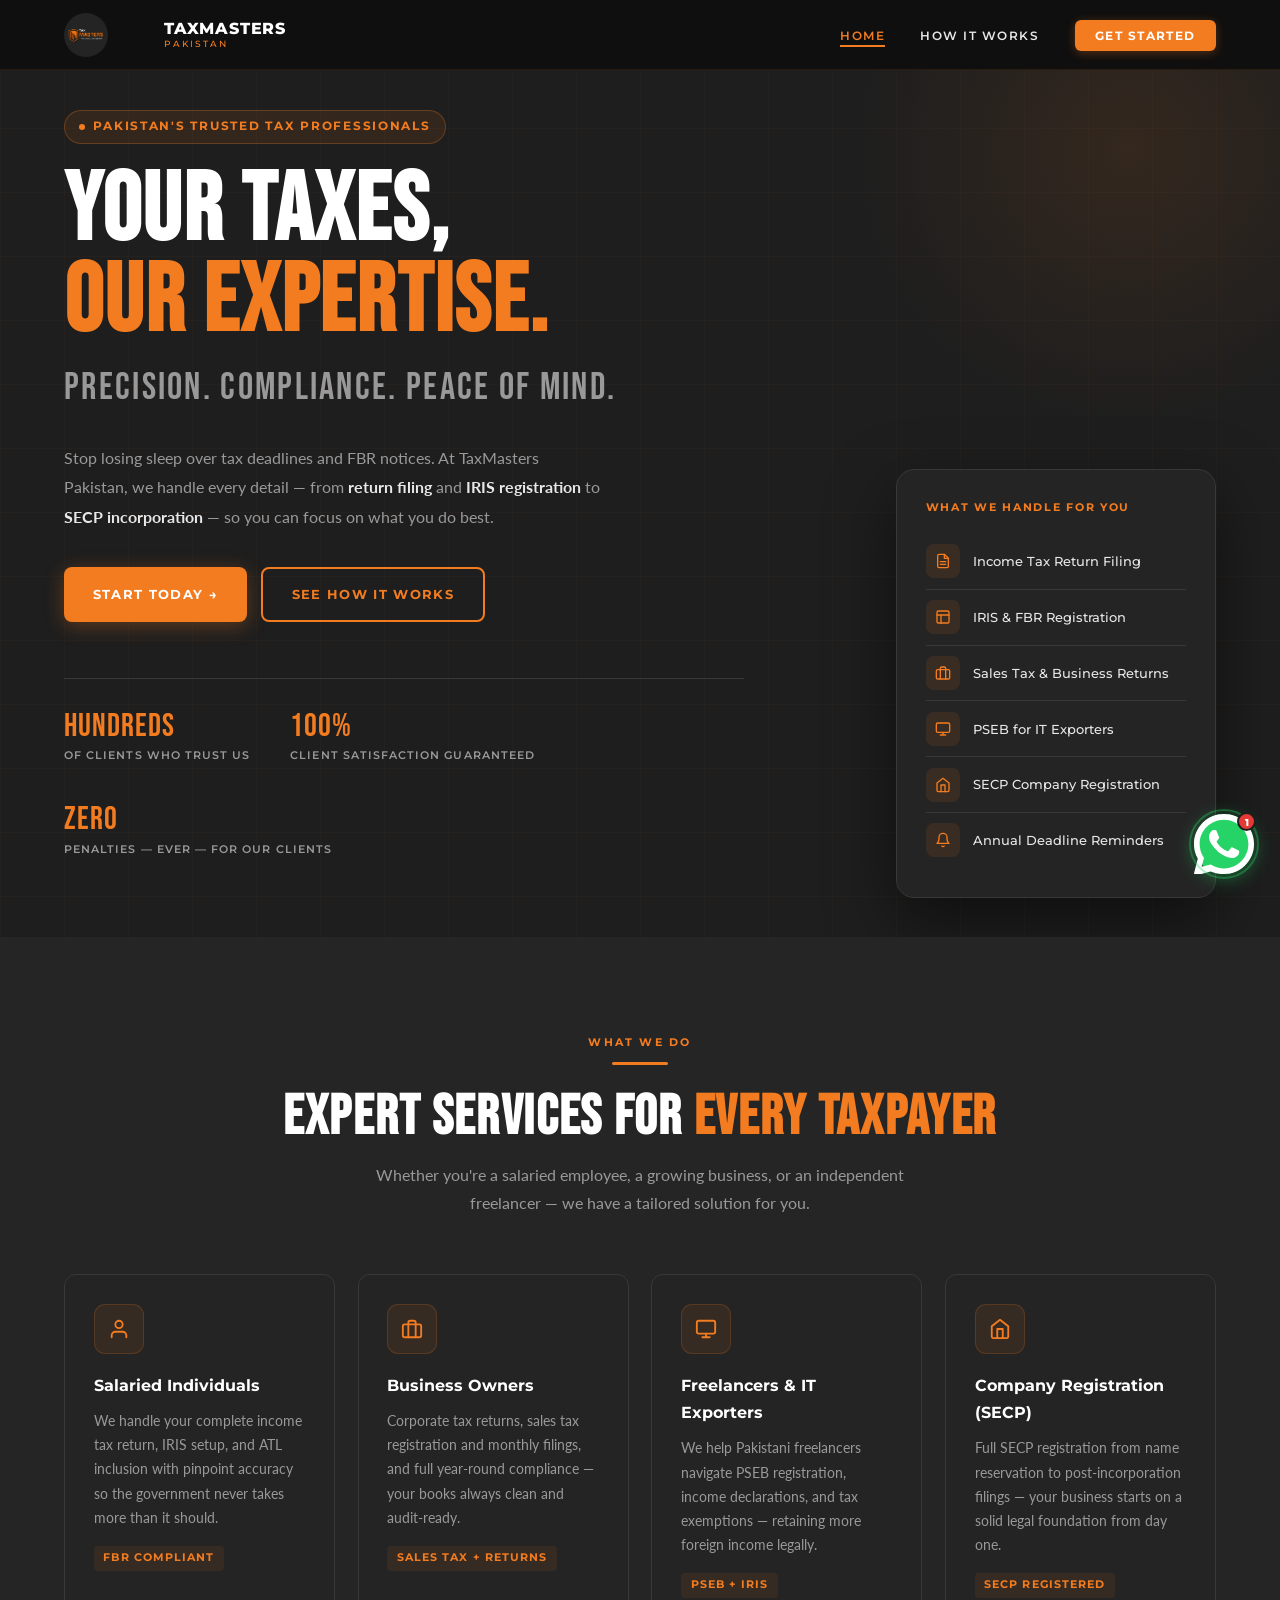
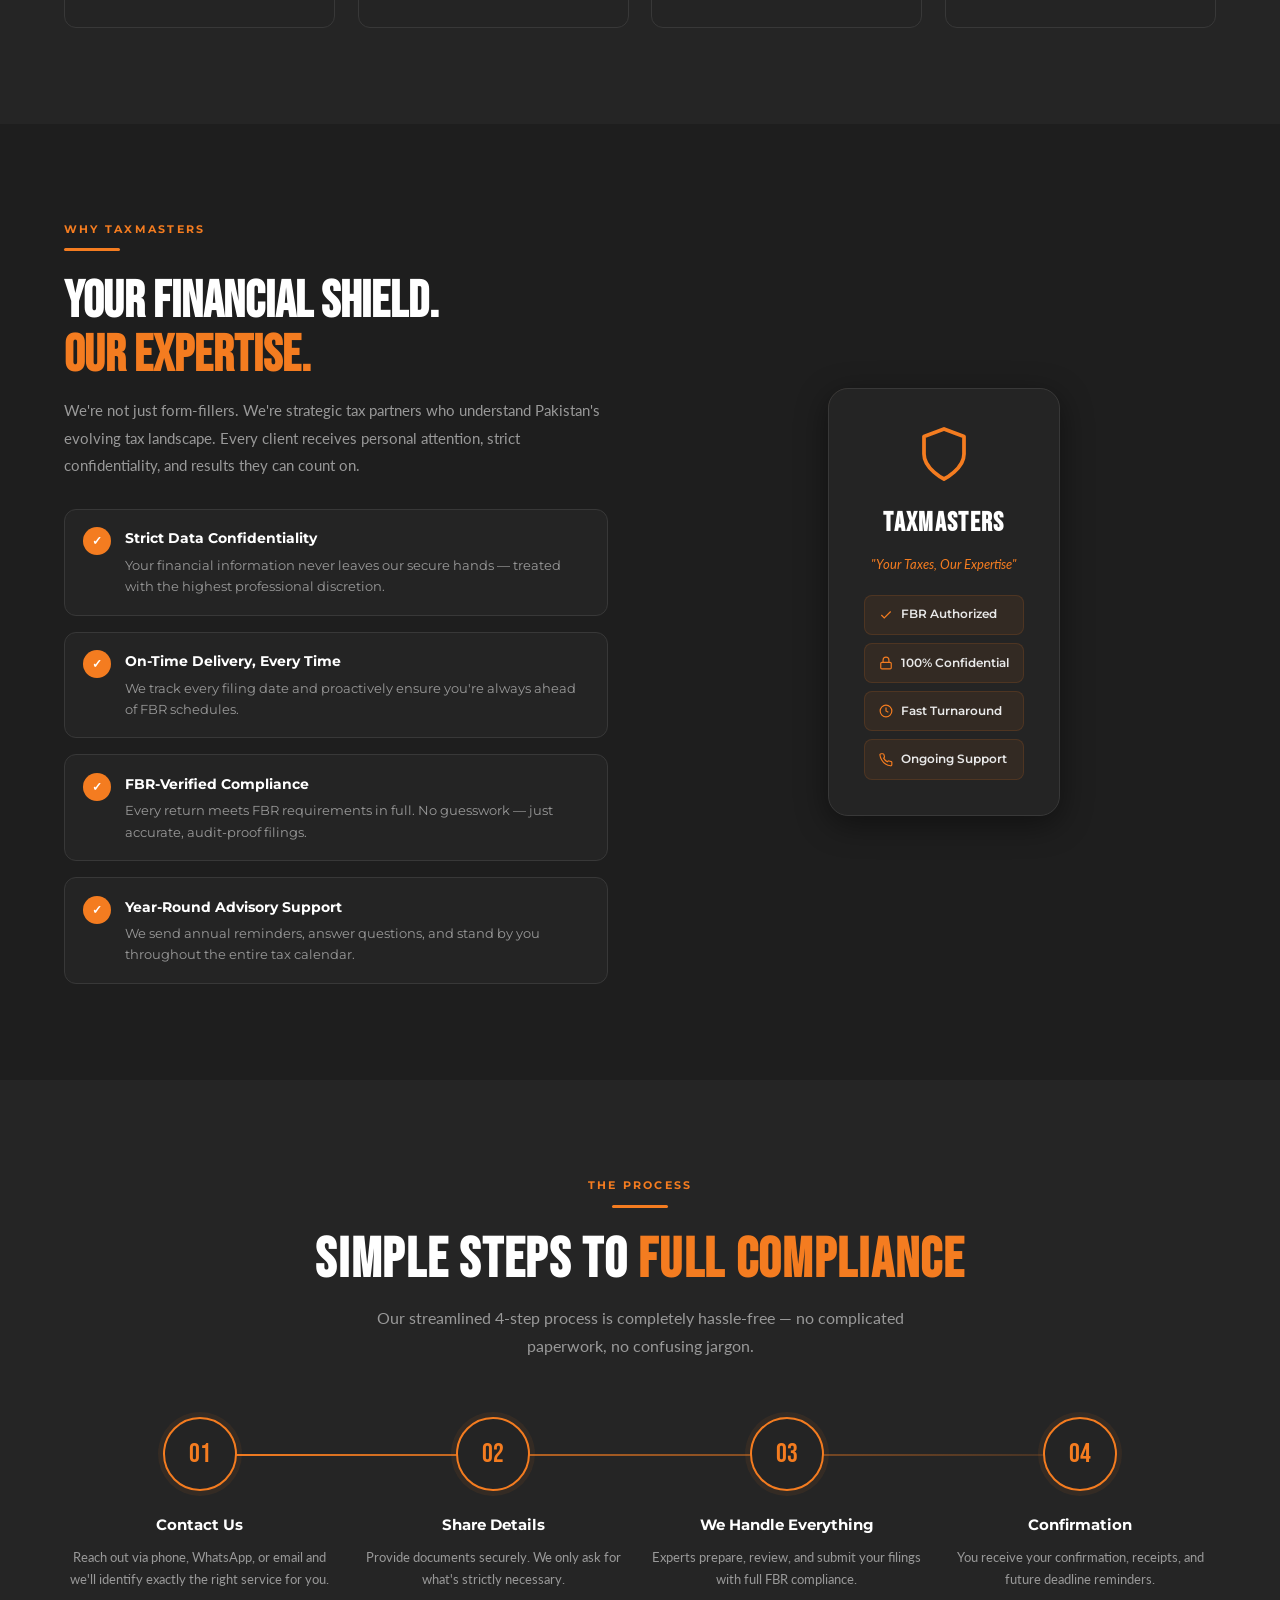
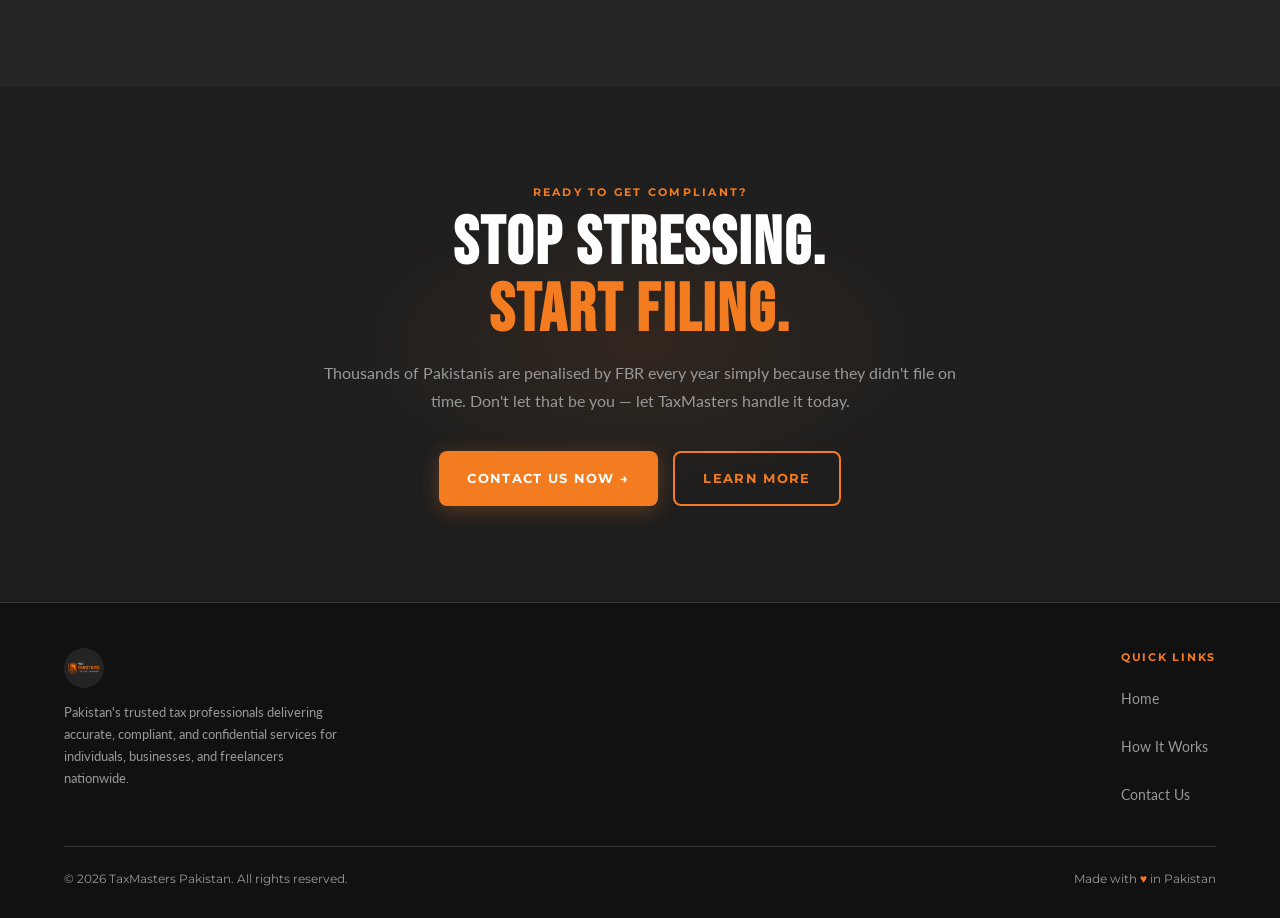
<file: index.html>
<!DOCTYPE html>
<html lang="en">
<head>
  <meta charset="UTF-8">
  <meta name="viewport" content="width=device-width, initial-scale=1.0">
  <meta name="description" content="TaxMasters Pakistan — Professional income tax return filing, FBR compliance, IRIS registration, SECP registration, and sales tax services across Pakistan.">
  <meta name="robots" content="index, follow">
  <meta property="og:title" content="TaxMasters Pakistan — Your Taxes, Our Expertise | FBR Tax Filing">
  <meta property="og:url" content="https://taxmasterspakistan.com/">
  <link rel="canonical" href="https://taxmasterspakistan.com/">
  <title>TaxMasters Pakistan — Your Taxes, Our Expertise | FBR Tax Filing</title>
  <link rel="stylesheet" href="styles.css">
  <link rel="icon" href="favicon.ico" sizes="any">
  <link rel="icon" type="image/svg+xml" href="favicon.svg">
  <link rel="apple-touch-icon" href="apple-touch-icon.png">
</head>
<body>

<!-- LOADER -->
<div id="siteLoader" aria-hidden="true">
  <div class="loader-word">
    <span class="loader-ghost">TAXMASTERS</span>
    <span class="loader-fill">TAXMASTERS</span>
  </div>
  <div class="loader-sub">Your Taxes, Our Expertise</div>
</div>

<!-- NAVBAR -->
<nav>
  <a href="index.html" class="nav-logo">
    <img src="logo.png" alt="TaxMasters Pakistan" class="logo-img" width="88" height="44" loading="eager">
    <span class="nav-brand">TaxMasters <span>Pakistan</span></span>
  </a>
  <ul class="nav-links">
    <li><a href="index.html" class="active">Home</a></li>
    <li><a href="how.html">How It Works</a></li>
    <li><a href="contact.html" class="nav-cta">Get Started</a></li>
  </ul>
  <button class="hamburger" aria-label="Open menu" aria-expanded="false">
    <span></span><span></span><span></span>
  </button>
</nav>

<!-- MOBILE NAV -->
<div class="mobile-nav">
  <a href="index.html">Home</a>
  <a href="how.html">How It Works</a>
  <a href="contact.html" class="nav-cta">Get Started &rarr;</a>
</div>

<!-- HERO -->
<section class="hero">
  <div class="hero-content">
    <div class="hero-badge"><span class="dot"></span> Pakistan's Trusted Tax Professionals</div>
    <h1>YOUR TAXES,<br><span class="highlight">OUR EXPERTISE.</span></h1>
    <p class="hero-sub">Precision. Compliance. Peace of Mind.</p>
    <p class="hero-desc">Stop losing sleep over tax deadlines and FBR notices. At TaxMasters Pakistan, we handle every detail — from <strong>return filing</strong> and <strong>IRIS registration</strong> to <strong>SECP incorporation</strong> — so you can focus on what you do best.</p>
    <div class="hero-btns">
      <a href="contact.html" class="btn btn-primary">Start Today &rarr;</a>
      <a href="how.html" class="btn btn-outline">See How It Works</a>
    </div>
    <div class="hero-stats">
      <div class="stat-item"><div class="stat-number">Hundreds</div><div class="stat-label">of Clients Who Trust Us</div></div>
      <div class="stat-item"><div class="stat-number">100%</div><div class="stat-label">Client Satisfaction Guaranteed</div></div>
      <div class="stat-item"><div class="stat-number">Zero</div><div class="stat-label">Penalties — Ever — For Our Clients</div></div>
    </div>
  </div>
  <div class="hero-visual" aria-hidden="true">
    <div class="shield-card">
      <div class="shield-card-title">What We Handle For You</div>
      <div class="shield-feature"><div class="shield-icon"><svg viewBox="0 0 24 24" fill="none" stroke="currentColor" stroke-width="2" stroke-linecap="round" stroke-linejoin="round"><path d="M14 2H6a2 2 0 0 0-2 2v16a2 2 0 0 0 2 2h12a2 2 0 0 0 2-2V8z"/><polyline points="14 2 14 8 20 8"/><line x1="16" y1="13" x2="8" y2="13"/><line x1="16" y1="17" x2="8" y2="17"/></svg></div><div class="shield-feature-text">Income Tax Return Filing</div></div>
      <div class="shield-feature"><div class="shield-icon"><svg viewBox="0 0 24 24" fill="none" stroke="currentColor" stroke-width="2" stroke-linecap="round" stroke-linejoin="round"><rect x="3" y="3" width="18" height="18" rx="2"/><path d="M3 9h18M9 21V9"/></svg></div><div class="shield-feature-text">IRIS &amp; FBR Registration</div></div>
      <div class="shield-feature"><div class="shield-icon"><svg viewBox="0 0 24 24" fill="none" stroke="currentColor" stroke-width="2" stroke-linecap="round" stroke-linejoin="round"><rect x="2" y="7" width="20" height="14" rx="2"/><path d="M16 21V5a2 2 0 0 0-2-2h-4a2 2 0 0 0-2 2v16"/></svg></div><div class="shield-feature-text">Sales Tax &amp; Business Returns</div></div>
      <div class="shield-feature"><div class="shield-icon"><svg viewBox="0 0 24 24" fill="none" stroke="currentColor" stroke-width="2" stroke-linecap="round" stroke-linejoin="round"><rect x="2" y="3" width="20" height="14" rx="2"/><path d="M8 21h8M12 17v4"/></svg></div><div class="shield-feature-text">PSEB for IT Exporters</div></div>
      <div class="shield-feature"><div class="shield-icon"><svg viewBox="0 0 24 24" fill="none" stroke="currentColor" stroke-width="2" stroke-linecap="round" stroke-linejoin="round"><path d="M3 9l9-7 9 7v11a2 2 0 0 1-2 2H5a2 2 0 0 1-2-2z"/><polyline points="9 22 9 12 15 12 15 22"/></svg></div><div class="shield-feature-text">SECP Company Registration</div></div>
      <div class="shield-feature"><div class="shield-icon"><svg viewBox="0 0 24 24" fill="none" stroke="currentColor" stroke-width="2" stroke-linecap="round" stroke-linejoin="round"><path d="M18 8A6 6 0 0 0 6 8c0 7-3 9-3 9h18s-3-2-3-9"/><path d="M13.73 21a2 2 0 0 1-3.46 0"/></svg></div><div class="shield-feature-text">Annual Deadline Reminders</div></div>
    </div>
  </div>
</section>

<!-- SERVICES -->
<section class="services-section">
  <div class="section-header reveal">
    <span class="section-label">What We Do</span>
    <div class="accent-line"></div>
    <h2>Expert Services for <span class="highlight">Every Taxpayer</span></h2>
    <p>Whether you're a salaried employee, a growing business, or an independent freelancer — we have a tailored solution for you.</p>
  </div>
  <div class="services-grid">
    <div class="service-card reveal" data-delay="0"><div class="service-icon"><svg viewBox="0 0 24 24" fill="none" stroke="currentColor" stroke-width="2" stroke-linecap="round" stroke-linejoin="round"><path d="M20 21v-2a4 4 0 0 0-4-4H8a4 4 0 0 0-4 4v2"/><circle cx="12" cy="7" r="4"/></svg></div><h3>Salaried Individuals</h3><p>We handle your complete income tax return, IRIS setup, and ATL inclusion with pinpoint accuracy so the government never takes more than it should.</p><span class="service-tag">FBR Compliant</span></div>
    <div class="service-card reveal" data-delay="100"><div class="service-icon"><svg viewBox="0 0 24 24" fill="none" stroke="currentColor" stroke-width="2" stroke-linecap="round" stroke-linejoin="round"><rect x="2" y="7" width="20" height="14" rx="2"/><path d="M16 21V5a2 2 0 0 0-2-2h-4a2 2 0 0 0-2 2v16"/></svg></div><h3>Business Owners</h3><p>Corporate tax returns, sales tax registration and monthly filings, and full year-round compliance — your books always clean and audit-ready.</p><span class="service-tag">Sales Tax + Returns</span></div>
    <div class="service-card reveal" data-delay="200"><div class="service-icon"><svg viewBox="0 0 24 24" fill="none" stroke="currentColor" stroke-width="2" stroke-linecap="round" stroke-linejoin="round"><rect x="2" y="3" width="20" height="14" rx="2"/><path d="M8 21h8M12 17v4"/></svg></div><h3>Freelancers &amp; IT Exporters</h3><p>We help Pakistani freelancers navigate PSEB registration, income declarations, and tax exemptions — retaining more foreign income legally.</p><span class="service-tag">PSEB + IRIS</span></div>
    <div class="service-card reveal" data-delay="300"><div class="service-icon"><svg viewBox="0 0 24 24" fill="none" stroke="currentColor" stroke-width="2" stroke-linecap="round" stroke-linejoin="round"><path d="M3 9l9-7 9 7v11a2 2 0 0 1-2 2H5a2 2 0 0 1-2-2z"/><polyline points="9 22 9 12 15 12 15 22"/></svg></div><h3>Company Registration (SECP)</h3><p>Full SECP registration from name reservation to post-incorporation filings — your business starts on a solid legal foundation from day one.</p><span class="service-tag">SECP Registered</span></div>
  </div>
</section>

<!-- WHY -->
<section class="why-section">
  <div class="why-grid">
    <div class="why-left reveal">
      <span class="section-label">Why TaxMasters</span>
      <div class="accent-line"></div>
      <h2>Your Financial Shield.<br><span class="highlight">Our Expertise.</span></h2>
      <p>We're not just form-fillers. We're strategic tax partners who understand Pakistan's evolving tax landscape. Every client receives personal attention, strict confidentiality, and results they can count on.</p>
      <div class="why-list">
        <div class="why-item"><div class="why-check">&#10003;</div><div class="why-item-text"><h4>Strict Data Confidentiality</h4><p>Your financial information never leaves our secure hands — treated with the highest professional discretion.</p></div></div>
        <div class="why-item"><div class="why-check">&#10003;</div><div class="why-item-text"><h4>On-Time Delivery, Every Time</h4><p>We track every filing date and proactively ensure you're always ahead of FBR schedules.</p></div></div>
        <div class="why-item"><div class="why-check">&#10003;</div><div class="why-item-text"><h4>FBR-Verified Compliance</h4><p>Every return meets FBR requirements in full. No guesswork — just accurate, audit-proof filings.</p></div></div>
        <div class="why-item"><div class="why-check">&#10003;</div><div class="why-item-text"><h4>Year-Round Advisory Support</h4><p>We send annual reminders, answer questions, and stand by you throughout the entire tax calendar.</p></div></div>
      </div>
    </div>
    <div class="why-right reveal" data-delay="150">
      <div class="trust-card">
        <div class="trust-logo"><svg viewBox="0 0 24 24" fill="none" stroke="var(--orange)" stroke-width="1.5" stroke-linecap="round" stroke-linejoin="round" width="60" height="60"><path d="M12 22s8-4 8-10V5l-8-3-8 3v7c0 6 8 10 8 10z"/></svg></div>
        <h3>TAXMASTERS</h3>
        <p style="color:var(--orange);font-style:italic;font-size:.84rem;font-family:'Lato',sans-serif;margin-bottom:0">"Your Taxes, Our Expertise"</p>
        <div class="trust-badges">
          <div class="trust-badge"><svg viewBox="0 0 24 24" fill="none" stroke="currentColor" stroke-width="2" width="14" height="14"><polyline points="20 6 9 17 4 12"/></svg> FBR Authorized</div>
          <div class="trust-badge"><svg viewBox="0 0 24 24" fill="none" stroke="currentColor" stroke-width="2" width="14" height="14"><rect x="3" y="11" width="18" height="11" rx="2"/><path d="M7 11V7a5 5 0 0 1 10 0v4"/></svg> 100% Confidential</div>
          <div class="trust-badge"><svg viewBox="0 0 24 24" fill="none" stroke="currentColor" stroke-width="2" width="14" height="14"><circle cx="12" cy="12" r="10"/><polyline points="12 6 12 12 16 14"/></svg> Fast Turnaround</div>
          <div class="trust-badge"><svg viewBox="0 0 24 24" fill="none" stroke="currentColor" stroke-width="2" width="14" height="14"><path d="M22 16.92v3a2 2 0 0 1-2.18 2 19.79 19.79 0 0 1-8.63-3.07A19.5 19.5 0 0 1 4.69 12 19.79 19.79 0 0 1 1.61 3.4 2 2 0 0 1 3.6 1.22h3a2 2 0 0 1 2 1.72c.127.96.361 1.903.7 2.81a2 2 0 0 1-.45 2.11L7.91 8.78a16 16 0 0 0 6.29 6.29l.95-.95a2 2 0 0 1 2.11-.45c.907.339 1.85.573 2.81.7A2 2 0 0 1 22 16.92z"/></svg> Ongoing Support</div>
        </div>
      </div>
    </div>
  </div>
</section>

<!-- PROCESS -->
<section class="process-section">
  <div class="section-header reveal">
    <span class="section-label">The Process</span>
    <div class="accent-line"></div>
    <h2>Simple Steps to <span class="highlight">Full Compliance</span></h2>
    <p>Our streamlined 4-step process is completely hassle-free — no complicated paperwork, no confusing jargon.</p>
  </div>
  <div class="process-steps">
    <div class="process-step reveal" data-delay="0"><div class="step-number">01</div><h3>Contact Us</h3><p>Reach out via phone, WhatsApp, or email and we'll identify exactly the right service for you.</p></div>
    <div class="process-step reveal" data-delay="100"><div class="step-number">02</div><h3>Share Details</h3><p>Provide documents securely. We only ask for what's strictly necessary.</p></div>
    <div class="process-step reveal" data-delay="200"><div class="step-number">03</div><h3>We Handle Everything</h3><p>Experts prepare, review, and submit your filings with full FBR compliance.</p></div>
    <div class="process-step reveal" data-delay="300"><div class="step-number">04</div><h3>Confirmation</h3><p>You receive your confirmation, receipts, and future deadline reminders.</p></div>
  </div>
</section>

<!-- CTA -->
<section class="cta-section">
  <div class="cta-inner reveal">
    <span class="section-label">Ready to Get Compliant?</span>
    <h2>Stop Stressing.<br><span class="highlight">Start Filing.</span></h2>
    <p>Thousands of Pakistanis are penalised by FBR every year simply because they didn't file on time. Don't let that be you — let TaxMasters handle it today.</p>
    <div class="cta-buttons">
      <a href="contact.html" class="btn btn-primary">Contact Us Now &rarr;</a>
      <a href="how.html" class="btn btn-outline">Learn More</a>
    </div>
  </div>
</section>

<!-- FOOTER -->
<footer>
  <div class="footer-inner">
    <div class="footer-brand">
      <img src="logo.png" alt="TaxMasters Pakistan" class="logo-img" width="80" height="40" loading="lazy">
      <p>Pakistan's trusted tax professionals delivering accurate, compliant, and confidential services for individuals, businesses, and freelancers nationwide.</p>
    </div>
    <div class="footer-nav">
      <h4>Quick Links</h4>
      <ul>
        <li><a href="index.html">Home</a></li>
        <li><a href="how.html">How It Works</a></li>
        <li><a href="contact.html">Contact Us</a></li>
      </ul>
    </div>
  </div>
  <div class="footer-bottom">
    <p>&copy; 2026 TaxMasters Pakistan. All rights reserved.</p>
    <p>Made with <span style="color:#f47c20">&hearts;</span> in Pakistan</p>
  </div>
</footer>

<!-- WHATSAPP -->
<div class="wa-widget" id="waWidget">
  <div class="wa-popup">
    <div class="wa-popup-header">
      <div class="wa-avatar">TM</div>
      <div class="wa-header-text"><strong>TaxMasters Pakistan</strong><span>Typically replies in minutes</span></div>
      <button class="wa-close" onclick="closeWa(event)" aria-label="Close">&times;</button>
    </div>
    <div class="wa-popup-body"><div class="wa-bubble">Hi! Need help with your taxes? Send us a message and we'll respond right away.</div></div>
    <a class="wa-popup-btn" href="https://wa.me/923275027898?text=Hello%20TaxMasters!%20I%20need%20help%20with%20my%20taxes." target="_blank" rel="noopener noreferrer">Start Chat on WhatsApp</a>
  </div>
  <button class="wa-fab" onclick="toggleWa(event)" aria-label="Open WhatsApp chat">
    <svg class="wa-icon-open" viewBox="0 0 24 24" fill="white"><path d="M17.472 14.382c-.297-.149-1.758-.867-2.03-.967-.273-.099-.471-.148-.67.15-.197.297-.767.966-.94 1.164-.173.199-.347.223-.644.075-.297-.15-1.255-.463-2.39-1.475-.883-.788-1.48-1.761-1.653-2.059-.173-.297-.018-.458.13-.606.134-.133.298-.347.446-.52.149-.174.198-.298.298-.497.099-.198.05-.371-.025-.52-.075-.149-.669-1.612-.916-2.207-.242-.579-.487-.5-.669-.51-.173-.008-.371-.01-.57-.01-.198 0-.52.074-.792.372-.272.297-1.04 1.016-1.04 2.479 0 1.462 1.065 2.875 1.213 3.074.149.198 2.096 3.2 5.077 4.487.709.306 1.262.489 1.694.625.712.227 1.36.195 1.871.118.571-.085 1.758-.719 2.006-1.413.248-.694.248-1.289.173-1.413-.074-.124-.272-.198-.57-.347z"/><path d="M12 0C5.373 0 0 5.373 0 12c0 2.123.554 4.117 1.528 5.845L.057 23.571a.75.75 0 0 0 .92.921l5.733-1.472A11.943 11.943 0 0 0 12 24c6.627 0 12-5.373 12-12S18.627 0 12 0zm0 21.75a9.704 9.704 0 0 1-4.944-1.348l-.354-.21-3.658.939.962-3.554-.23-.366A9.722 9.722 0 0 1 2.25 12C2.25 6.615 6.615 2.25 12 2.25S21.75 6.615 21.75 12 17.385 21.75 12 21.75z"/></svg>
    <svg class="wa-icon-close" viewBox="0 0 24 24" fill="none" stroke="white" stroke-width="2.5" stroke-linecap="round"><line x1="18" y1="6" x2="6" y2="18"/><line x1="6" y1="6" x2="18" y2="18"/></svg>
    <span class="wa-badge">1</span>
  </button>
</div>

<script src="script.js"></script>
</body>
</html>
</file>
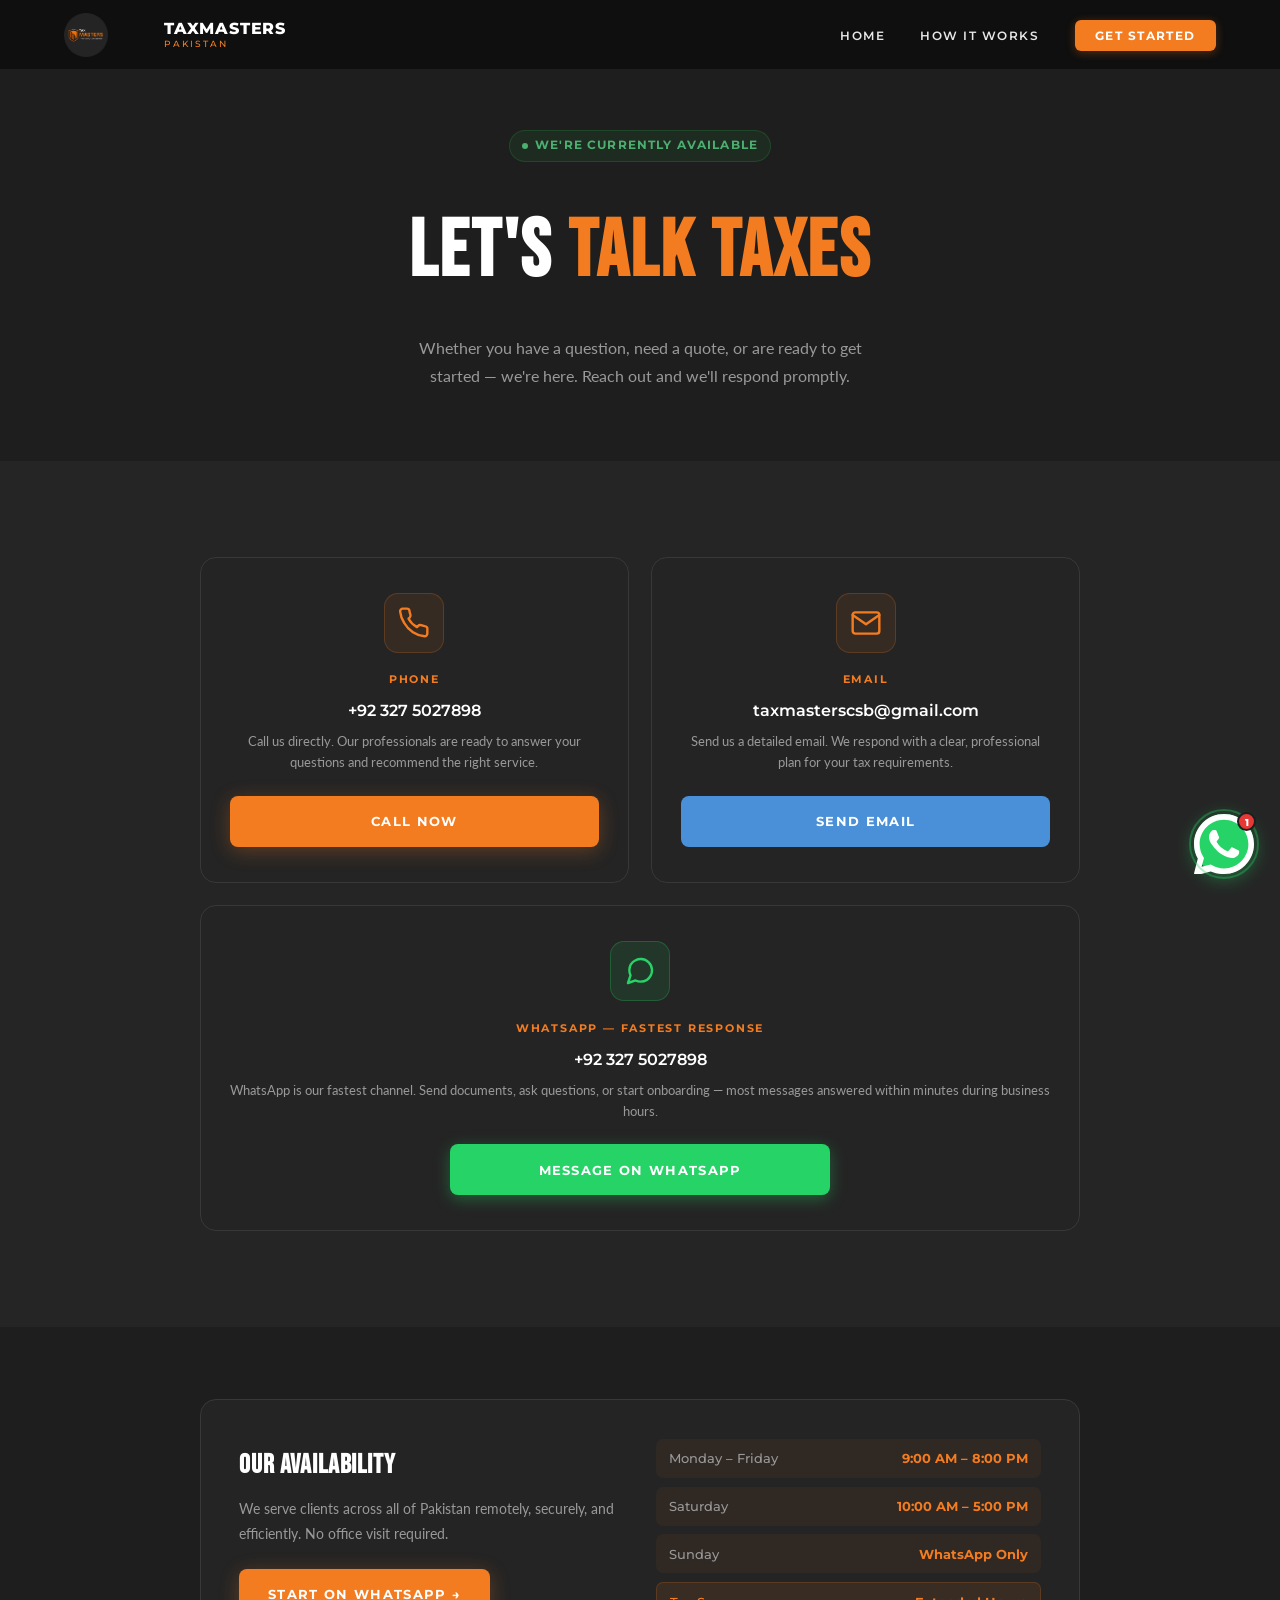
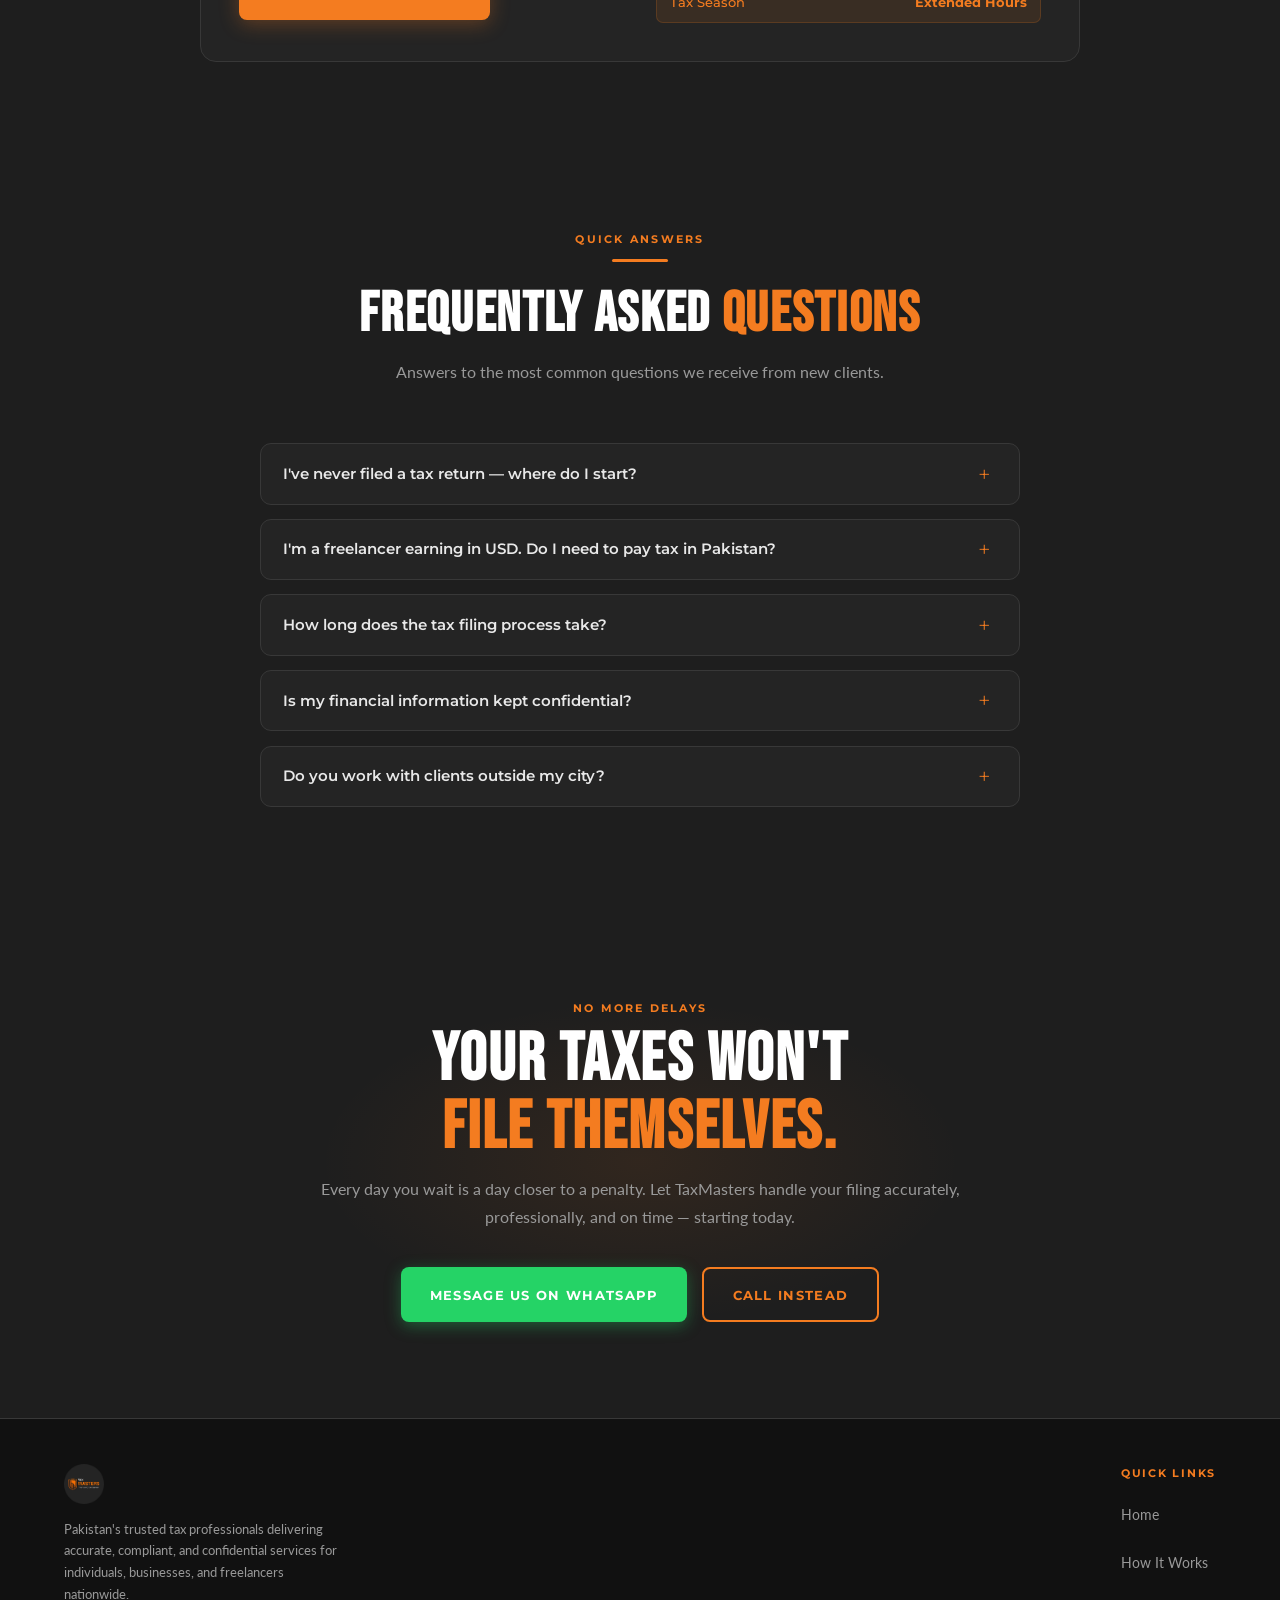
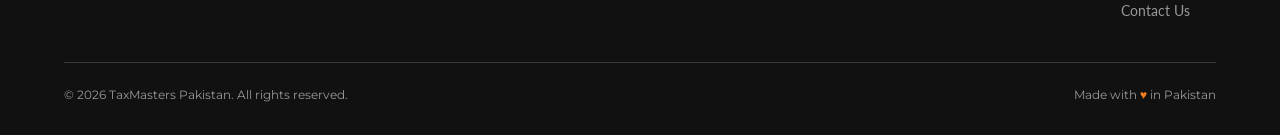
<file: contact.html>
<!DOCTYPE html>
<html lang="en">
<head>
  <meta charset="UTF-8">
  <meta name="viewport" content="width=device-width, initial-scale=1.0">
  <meta name="description" content="Contact TaxMasters Pakistan via phone, WhatsApp, or email for expert FBR compliance and tax filing services across Pakistan.">
  <meta name="robots" content="index, follow">
  <meta property="og:title" content="Contact Us — TaxMasters Pakistan | Tax Filing Experts">
  <meta property="og:url" content="https://taxmasterspakistan.com/contact.html">
  <link rel="canonical" href="https://taxmasterspakistan.com/contact.html">
  <title>Contact Us — TaxMasters Pakistan | Tax Filing Experts</title>
  <link rel="stylesheet" href="styles.css">
  <link rel="icon" href="favicon.ico" sizes="any">
  <link rel="icon" type="image/svg+xml" href="favicon.svg">
  <link rel="apple-touch-icon" href="apple-touch-icon.png">
</head>
<body>

<!-- LOADER -->
<div id="siteLoader" aria-hidden="true">
  <div class="loader-word">
    <span class="loader-ghost">TAXMASTERS</span>
    <span class="loader-fill">TAXMASTERS</span>
  </div>
  <div class="loader-sub">Your Taxes, Our Expertise</div>
</div>

<!-- NAVBAR -->
<nav>
  <a href="index.html" class="nav-logo">
    <img src="logo.png" alt="TaxMasters Pakistan" class="logo-img" width="88" height="44" loading="eager">
    <span class="nav-brand">TaxMasters <span>Pakistan</span></span>
  </a>
  <ul class="nav-links">
    <li><a href="index.html">Home</a></li>
    <li><a href="how.html">How It Works</a></li>
    <li><a href="contact.html" class="active nav-cta">Get Started</a></li>
  </ul>
  <button class="hamburger" aria-label="Open menu" aria-expanded="false">
    <span></span><span></span><span></span>
  </button>
</nav>

<!-- MOBILE NAV -->
<div class="mobile-nav">
  <a href="index.html">Home</a>
  <a href="how.html">How It Works</a>
  <a href="contact.html" class="nav-cta">Get Started &rarr;</a>
</div>

<div class="contact-hero">
  <div class="online-badge"><span class="online-dot"></span> We're Currently Available</div>
  <h1>LET'S <span class="highlight">TALK TAXES</span></h1>
  <p>Whether you have a question, need a quote, or are ready to get started — we're here. Reach out and we'll respond promptly.</p>
</div>

<section class="contact-section">
  <div class="contact-grid reveal">
    <div class="contact-card">
      <div class="contact-card-icon"><svg viewBox="0 0 24 24" fill="none" stroke="var(--orange)" stroke-width="1.8" stroke-linecap="round" stroke-linejoin="round" width="32" height="32"><path d="M22 16.92v3a2 2 0 0 1-2.18 2 19.79 19.79 0 0 1-8.63-3.07A19.5 19.5 0 0 1 4.69 12 19.79 19.79 0 0 1 1.61 3.4 2 2 0 0 1 3.6 1.22h3a2 2 0 0 1 2 1.72c.127.96.361 1.903.7 2.81a2 2 0 0 1-.45 2.11L7.91 8.78a16 16 0 0 0 6.29 6.29l.95-.95a2 2 0 0 1 2.11-.45c.907.339 1.85.573 2.81.7A2 2 0 0 1 22 16.92z"/></svg></div>
      <h3>Phone</h3>
      <div class="contact-value">+92 327 5027898</div>
      <div class="contact-desc">Call us directly. Our professionals are ready to answer your questions and recommend the right service.</div>
      <a href="tel:+923275027898" class="btn btn-phone" style="width:100%">Call Now</a>
    </div>
    <div class="contact-card">
      <div class="contact-card-icon"><svg viewBox="0 0 24 24" fill="none" stroke="var(--orange)" stroke-width="1.8" stroke-linecap="round" stroke-linejoin="round" width="32" height="32"><path d="M4 4h16c1.1 0 2 .9 2 2v12c0 1.1-.9 2-2 2H4c-1.1 0-2-.9-2-2V6c0-1.1.9-2 2-2z"/><polyline points="22,6 12,13 2,6"/></svg></div>
      <h3>Email</h3>
      <div class="contact-value">taxmasterscsb&#64;gmail.com</div>
      <div class="contact-desc">Send us a detailed email. We respond with a clear, professional plan for your tax requirements.</div>
      <a class="btn btn-email email-link" data-u="taxmasterscsb" data-d="gmail.com" href="mailto:taxmasterscsb@gmail.com" style="width:100%">Send Email</a>
    </div>
    <div class="contact-card wide">
      <div class="contact-card-icon" style="background:rgba(37,211,102,.1);border-color:rgba(37,211,102,.25)"><svg viewBox="0 0 24 24" fill="none" stroke="#25d366" stroke-width="1.8" stroke-linecap="round" stroke-linejoin="round" width="32" height="32"><path d="M21 11.5a8.38 8.38 0 0 1-.9 3.8 8.5 8.5 0 0 1-7.6 4.7 8.38 8.38 0 0 1-3.8-.9L3 21l1.9-5.7a8.38 8.38 0 0 1-.9-3.8 8.5 8.5 0 0 1 4.7-7.6 8.38 8.38 0 0 1 3.8-.9h.5a8.48 8.48 0 0 1 8 8v.5z"/></svg></div>
      <h3>WhatsApp — Fastest Response</h3>
      <div class="contact-value">+92 327 5027898</div>
      <div class="contact-desc">WhatsApp is our fastest channel. Send documents, ask questions, or start onboarding — most messages answered within minutes during business hours.</div>
      <a href="https://wa.me/923275027898?text=Hello%20TaxMasters!%20I%20need%20help%20with%20my%20taxes." target="_blank" rel="noopener noreferrer" class="btn btn-wa" style="width:100%;max-width:380px;margin:0 auto">Message on WhatsApp</a>
    </div>
  </div>
</section>

<section class="availability-section">
  <div class="avail-card reveal">
    <div class="avail-inner">
      <div class="avail-info">
        <h3>OUR AVAILABILITY</h3>
        <p>We serve clients across all of Pakistan remotely, securely, and efficiently. No office visit required.</p>
        <a href="https://wa.me/923275027898" target="_blank" rel="noopener noreferrer" class="btn btn-primary">Start on WhatsApp &rarr;</a>
      </div>
      <div class="avail-times">
        <div class="avail-row"><span class="avail-day">Monday &ndash; Friday</span><span class="avail-time">9:00 AM &ndash; 8:00 PM</span></div>
        <div class="avail-row"><span class="avail-day">Saturday</span><span class="avail-time">10:00 AM &ndash; 5:00 PM</span></div>
        <div class="avail-row"><span class="avail-day">Sunday</span><span class="avail-time">WhatsApp Only</span></div>
        <div class="avail-row avail-highlight"><span class="avail-day">Tax Season</span><span class="avail-time">Extended Hours</span></div>
      </div>
    </div>
  </div>
</section>

<section class="faq-section">
  <div class="section-header reveal">
    <span class="section-label">Quick Answers</span>
    <div class="accent-line"></div>
    <h2>Frequently Asked <span class="highlight">Questions</span></h2>
    <p>Answers to the most common questions we receive from new clients.</p>
  </div>
  <div class="faq-list reveal">
    <div class="faq-item"><button class="faq-question" onclick="toggleFaq(this)" aria-expanded="false"><span>I've never filed a tax return — where do I start?</span><span class="faq-arrow">+</span></button><div class="faq-answer"><p>Don't worry — this is the situation we handle most often. We'll walk you through IRIS registration, ATL inclusion, and your first return filing from scratch. We make the entire process simple.</p></div></div>
    <div class="faq-item"><button class="faq-question" onclick="toggleFaq(this)" aria-expanded="false"><span>I'm a freelancer earning in USD. Do I need to pay tax in Pakistan?</span><span class="faq-arrow">+</span></button><div class="faq-answer"><p>Yes — but Pakistan offers significant tax incentives for IT exporters registered with PSEB. We'll help you register, declare your income correctly, and minimise your tax liability entirely within the law.</p></div></div>
    <div class="faq-item"><button class="faq-question" onclick="toggleFaq(this)" aria-expanded="false"><span>How long does the tax filing process take?</span><span class="faq-arrow">+</span></button><div class="faq-answer"><p>For most individual returns — from document submission to filing confirmation — 24 to 72 hours. Business returns may take slightly longer depending on complexity.</p></div></div>
    <div class="faq-item"><button class="faq-question" onclick="toggleFaq(this)" aria-expanded="false"><span>Is my financial information kept confidential?</span><span class="faq-arrow">+</span></button><div class="faq-answer"><p>Absolutely. Your documents and data are never shared with any third party. We maintain strict data security protocols throughout every engagement.</p></div></div>
    <div class="faq-item"><button class="faq-question" onclick="toggleFaq(this)" aria-expanded="false"><span>Do you work with clients outside my city?</span><span class="faq-arrow">+</span></button><div class="faq-answer"><p>Yes — we work with clients across all of Pakistan entirely online. All communication and service delivery happens digitally, so your location is never a barrier.</p></div></div>
  </div>
</section>

<section class="cta-section">
  <div class="cta-inner reveal">
    <span class="section-label">No More Delays</span>
    <h2>Your Taxes Won't<br><span class="highlight">File Themselves.</span></h2>
    <p>Every day you wait is a day closer to a penalty. Let TaxMasters handle your filing accurately, professionally, and on time — starting today.</p>
    <div class="cta-buttons">
      <a href="https://wa.me/923275027898?text=Hello%20TaxMasters!%20I%20need%20help%20with%20my%20taxes." target="_blank" rel="noopener noreferrer" class="btn btn-wa">Message Us on WhatsApp</a>
      <a href="tel:+923275027898" class="btn btn-outline">Call Instead</a>
    </div>
  </div>
</section>

<!-- FOOTER -->
<footer>
  <div class="footer-inner">
    <div class="footer-brand">
      <img src="logo.png" alt="TaxMasters Pakistan" class="logo-img" width="80" height="40" loading="lazy">
      <p>Pakistan's trusted tax professionals delivering accurate, compliant, and confidential services for individuals, businesses, and freelancers nationwide.</p>
    </div>
    <div class="footer-nav">
      <h4>Quick Links</h4>
      <ul>
        <li><a href="index.html">Home</a></li>
        <li><a href="how.html">How It Works</a></li>
        <li><a href="contact.html">Contact Us</a></li>
      </ul>
    </div>
  </div>
  <div class="footer-bottom">
    <p>&copy; 2026 TaxMasters Pakistan. All rights reserved.</p>
    <p>Made with <span style="color:#f47c20">&hearts;</span> in Pakistan</p>
  </div>
</footer>

<!-- WHATSAPP -->
<div class="wa-widget" id="waWidget">
  <div class="wa-popup">
    <div class="wa-popup-header">
      <div class="wa-avatar">TM</div>
      <div class="wa-header-text"><strong>TaxMasters Pakistan</strong><span>Typically replies in minutes</span></div>
      <button class="wa-close" onclick="closeWa(event)" aria-label="Close">&times;</button>
    </div>
    <div class="wa-popup-body"><div class="wa-bubble">Hi! Need help with your taxes? Send us a message and we'll respond right away.</div></div>
    <a class="wa-popup-btn" href="https://wa.me/923275027898?text=Hello%20TaxMasters!%20I%20need%20help%20with%20my%20taxes." target="_blank" rel="noopener noreferrer">Start Chat on WhatsApp</a>
  </div>
  <button class="wa-fab" onclick="toggleWa(event)" aria-label="Open WhatsApp chat">
    <svg class="wa-icon-open" viewBox="0 0 24 24" fill="white"><path d="M17.472 14.382c-.297-.149-1.758-.867-2.03-.967-.273-.099-.471-.148-.67.15-.197.297-.767.966-.94 1.164-.173.199-.347.223-.644.075-.297-.15-1.255-.463-2.39-1.475-.883-.788-1.48-1.761-1.653-2.059-.173-.297-.018-.458.13-.606.134-.133.298-.347.446-.52.149-.174.198-.298.298-.497.099-.198.05-.371-.025-.52-.075-.149-.669-1.612-.916-2.207-.242-.579-.487-.5-.669-.51-.173-.008-.371-.01-.57-.01-.198 0-.52.074-.792.372-.272.297-1.04 1.016-1.04 2.479 0 1.462 1.065 2.875 1.213 3.074.149.198 2.096 3.2 5.077 4.487.709.306 1.262.489 1.694.625.712.227 1.36.195 1.871.118.571-.085 1.758-.719 2.006-1.413.248-.694.248-1.289.173-1.413-.074-.124-.272-.198-.57-.347z"/><path d="M12 0C5.373 0 0 5.373 0 12c0 2.123.554 4.117 1.528 5.845L.057 23.571a.75.75 0 0 0 .92.921l5.733-1.472A11.943 11.943 0 0 0 12 24c6.627 0 12-5.373 12-12S18.627 0 12 0zm0 21.75a9.704 9.704 0 0 1-4.944-1.348l-.354-.21-3.658.939.962-3.554-.23-.366A9.722 9.722 0 0 1 2.25 12C2.25 6.615 6.615 2.25 12 2.25S21.75 6.615 21.75 12 17.385 21.75 12 21.75z"/></svg>
    <svg class="wa-icon-close" viewBox="0 0 24 24" fill="none" stroke="white" stroke-width="2.5" stroke-linecap="round"><line x1="18" y1="6" x2="6" y2="18"/><line x1="6" y1="6" x2="18" y2="18"/></svg>
    <span class="wa-badge">1</span>
  </button>
</div>

<script src="script.js"></script>
</body>
</html>
</file>
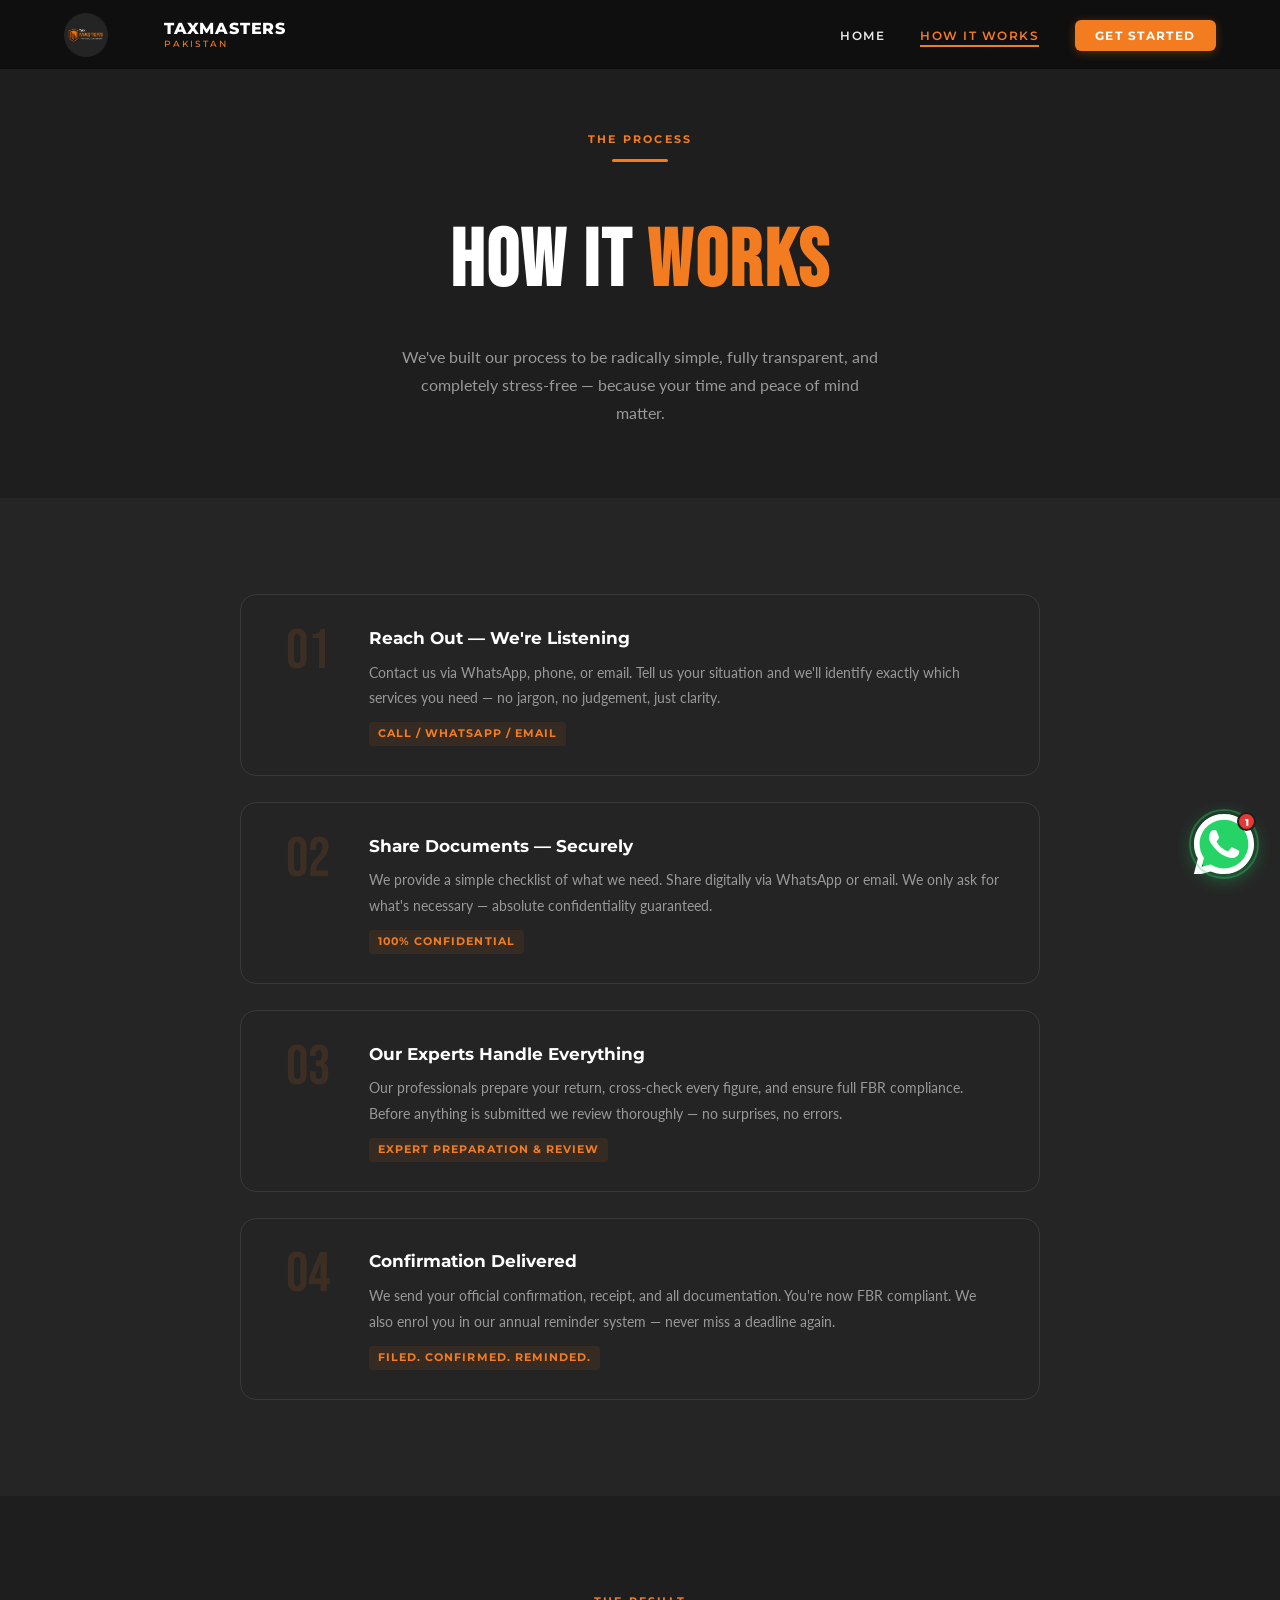
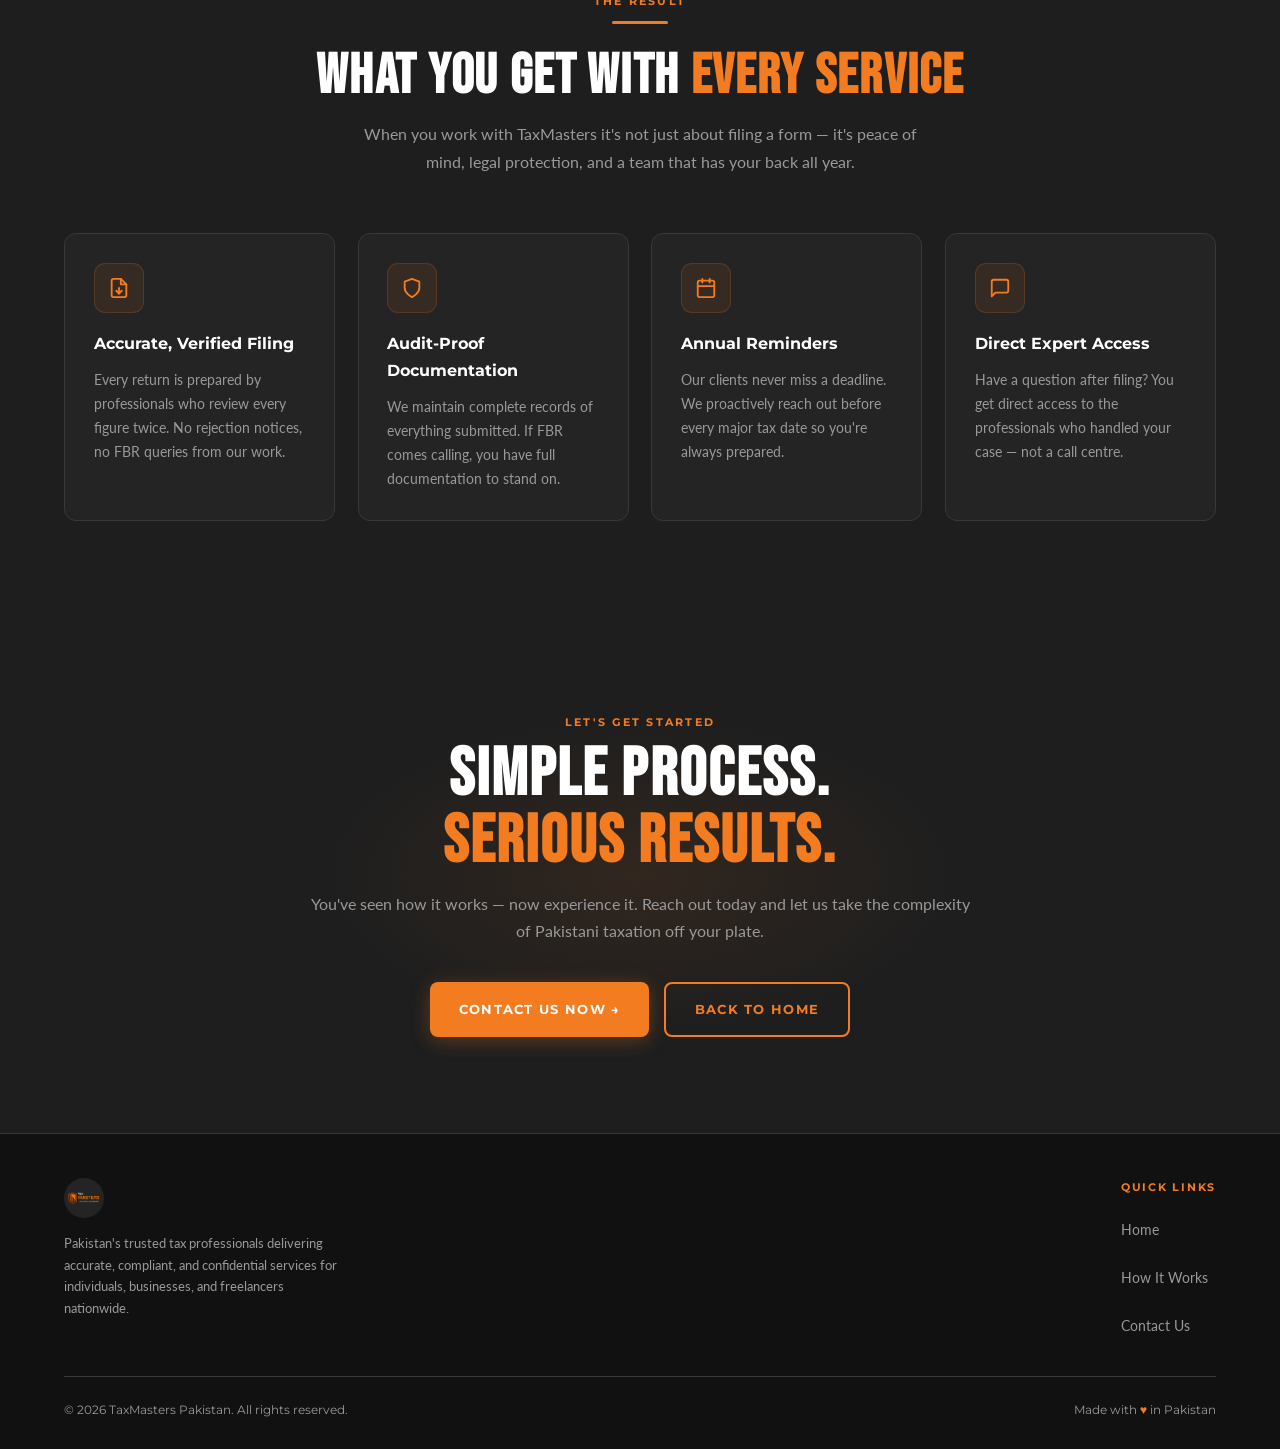
<file: how.html>
<!DOCTYPE html>
<html lang="en">
<head>
  <meta charset="UTF-8">
  <meta name="viewport" content="width=device-width, initial-scale=1.0">
  <meta name="description" content="How TaxMasters Pakistan works — our simple 4-step process to get your taxes filed, FBR compliant, and stress-free. Serving all of Pakistan.">
  <meta name="robots" content="index, follow">
  <meta property="og:title" content="How It Works — TaxMasters Pakistan | Simple Tax Filing Process">
  <meta property="og:url" content="https://taxmasterspakistan.com/how.html">
  <link rel="canonical" href="https://taxmasterspakistan.com/how.html">
  <title>How It Works — TaxMasters Pakistan | Simple Tax Filing Process</title>
  <link rel="stylesheet" href="styles.css">
  <link rel="icon" href="favicon.ico" sizes="any">
  <link rel="icon" type="image/svg+xml" href="favicon.svg">
  <link rel="apple-touch-icon" href="apple-touch-icon.png">
</head>
<body>

<!-- LOADER -->
<div id="siteLoader" aria-hidden="true">
  <div class="loader-word">
    <span class="loader-ghost">TAXMASTERS</span>
    <span class="loader-fill">TAXMASTERS</span>
  </div>
  <div class="loader-sub">Your Taxes, Our Expertise</div>
</div>

<!-- NAVBAR -->
<nav>
  <a href="index.html" class="nav-logo">
    <img src="logo.png" alt="TaxMasters Pakistan" class="logo-img" width="88" height="44" loading="eager">
    <span class="nav-brand">TaxMasters <span>Pakistan</span></span>
  </a>
  <ul class="nav-links">
    <li><a href="index.html">Home</a></li>
    <li><a href="how.html" class="active">How It Works</a></li>
    <li><a href="contact.html" class="nav-cta">Get Started</a></li>
  </ul>
  <button class="hamburger" aria-label="Open menu" aria-expanded="false">
    <span></span><span></span><span></span>
  </button>
</nav>

<!-- MOBILE NAV -->
<div class="mobile-nav">
  <a href="index.html">Home</a>
  <a href="how.html">How It Works</a>
  <a href="contact.html" class="nav-cta">Get Started &rarr;</a>
</div>

<div class="how-hero">
  <span class="section-label">The Process</span>
  <div class="accent-line" style="margin:0 auto 1.5rem"></div>
  <h1>HOW IT <span class="highlight">WORKS</span></h1>
  <p>We've built our process to be radically simple, fully transparent, and completely stress-free — because your time and peace of mind matter.</p>
</div>

<section class="how-steps-section">
  <div class="how-steps-list">
    <div class="how-step reveal"><div class="how-step-num">01</div><div class="how-step-content"><h3>Reach Out — We're Listening</h3><p>Contact us via WhatsApp, phone, or email. Tell us your situation and we'll identify exactly which services you need — no jargon, no judgement, just clarity.</p><span class="how-step-tag">Call / WhatsApp / Email</span></div></div>
    <div class="how-step reveal"><div class="how-step-num">02</div><div class="how-step-content"><h3>Share Documents — Securely</h3><p>We provide a simple checklist of what we need. Share digitally via WhatsApp or email. We only ask for what's necessary — absolute confidentiality guaranteed.</p><span class="how-step-tag">100% Confidential</span></div></div>
    <div class="how-step reveal"><div class="how-step-num">03</div><div class="how-step-content"><h3>Our Experts Handle Everything</h3><p>Our professionals prepare your return, cross-check every figure, and ensure full FBR compliance. Before anything is submitted we review thoroughly — no surprises, no errors.</p><span class="how-step-tag">Expert Preparation &amp; Review</span></div></div>
    <div class="how-step reveal"><div class="how-step-num">04</div><div class="how-step-content"><h3>Confirmation Delivered</h3><p>We send your official confirmation, receipt, and all documentation. You're now FBR compliant. We also enrol you in our annual reminder system — never miss a deadline again.</p><span class="how-step-tag">Filed. Confirmed. Reminded.</span></div></div>
  </div>
</section>

<section style="background:var(--charcoal);padding:96px 5%">
  <div class="section-header reveal">
    <span class="section-label">The Result</span>
    <div class="accent-line"></div>
    <h2>What You Get With <span class="highlight">Every Service</span></h2>
    <p>When you work with TaxMasters it's not just about filing a form — it's peace of mind, legal protection, and a team that has your back all year.</p>
  </div>
  <div class="services-grid">
    <div class="service-card reveal" data-delay="0"><div class="service-icon"><svg viewBox="0 0 24 24" fill="none" stroke="currentColor" stroke-width="2" stroke-linecap="round" stroke-linejoin="round"><path d="M14 2H6a2 2 0 0 0-2 2v16a2 2 0 0 0 2 2h12a2 2 0 0 0 2-2V8z"/><polyline points="14 2 14 8 20 8"/><polyline points="9 15 12 18 15 15"/><line x1="12" y1="12" x2="12" y2="18"/></svg></div><h3>Accurate, Verified Filing</h3><p>Every return is prepared by professionals who review every figure twice. No rejection notices, no FBR queries from our work.</p></div>
    <div class="service-card reveal" data-delay="100"><div class="service-icon"><svg viewBox="0 0 24 24" fill="none" stroke="currentColor" stroke-width="2" stroke-linecap="round" stroke-linejoin="round"><path d="M12 22s8-4 8-10V5l-8-3-8 3v7c0 6 8 10 8 10z"/></svg></div><h3>Audit-Proof Documentation</h3><p>We maintain complete records of everything submitted. If FBR comes calling, you have full documentation to stand on.</p></div>
    <div class="service-card reveal" data-delay="200"><div class="service-icon"><svg viewBox="0 0 24 24" fill="none" stroke="currentColor" stroke-width="2" stroke-linecap="round" stroke-linejoin="round"><rect x="3" y="4" width="18" height="18" rx="2"/><line x1="16" y1="2" x2="16" y2="6"/><line x1="8" y1="2" x2="8" y2="6"/><line x1="3" y1="10" x2="21" y2="10"/></svg></div><h3>Annual Reminders</h3><p>Our clients never miss a deadline. We proactively reach out before every major tax date so you're always prepared.</p></div>
    <div class="service-card reveal" data-delay="300"><div class="service-icon"><svg viewBox="0 0 24 24" fill="none" stroke="currentColor" stroke-width="2" stroke-linecap="round" stroke-linejoin="round"><path d="M21 15a2 2 0 0 1-2 2H7l-4 4V5a2 2 0 0 1 2-2h14a2 2 0 0 1 2 2z"/></svg></div><h3>Direct Expert Access</h3><p>Have a question after filing? You get direct access to the professionals who handled your case — not a call centre.</p></div>
  </div>
</section>

<section class="cta-section">
  <div class="cta-inner reveal">
    <span class="section-label">Let's Get Started</span>
    <h2>Simple Process.<br><span class="highlight">Serious Results.</span></h2>
    <p>You've seen how it works — now experience it. Reach out today and let us take the complexity of Pakistani taxation off your plate.</p>
    <div class="cta-buttons">
      <a href="contact.html" class="btn btn-primary">Contact Us Now &rarr;</a>
      <a href="index.html" class="btn btn-outline">Back to Home</a>
    </div>
  </div>
</section>

<!-- FOOTER -->
<footer>
  <div class="footer-inner">
    <div class="footer-brand">
      <img src="logo.png" alt="TaxMasters Pakistan" class="logo-img" width="80" height="40" loading="lazy">
      <p>Pakistan's trusted tax professionals delivering accurate, compliant, and confidential services for individuals, businesses, and freelancers nationwide.</p>
    </div>
    <div class="footer-nav">
      <h4>Quick Links</h4>
      <ul>
        <li><a href="index.html">Home</a></li>
        <li><a href="how.html">How It Works</a></li>
        <li><a href="contact.html">Contact Us</a></li>
      </ul>
    </div>
  </div>
  <div class="footer-bottom">
    <p>&copy; 2026 TaxMasters Pakistan. All rights reserved.</p>
    <p>Made with <span style="color:#f47c20">&hearts;</span> in Pakistan</p>
  </div>
</footer>

<!-- WHATSAPP -->
<div class="wa-widget" id="waWidget">
  <div class="wa-popup">
    <div class="wa-popup-header">
      <div class="wa-avatar">TM</div>
      <div class="wa-header-text"><strong>TaxMasters Pakistan</strong><span>Typically replies in minutes</span></div>
      <button class="wa-close" onclick="closeWa(event)" aria-label="Close">&times;</button>
    </div>
    <div class="wa-popup-body"><div class="wa-bubble">Hi! Need help with your taxes? Send us a message and we'll respond right away.</div></div>
    <a class="wa-popup-btn" href="https://wa.me/923275027898?text=Hello%20TaxMasters!%20I%20need%20help%20with%20my%20taxes." target="_blank" rel="noopener noreferrer">Start Chat on WhatsApp</a>
  </div>
  <button class="wa-fab" onclick="toggleWa(event)" aria-label="Open WhatsApp chat">
    <svg class="wa-icon-open" viewBox="0 0 24 24" fill="white"><path d="M17.472 14.382c-.297-.149-1.758-.867-2.03-.967-.273-.099-.471-.148-.67.15-.197.297-.767.966-.94 1.164-.173.199-.347.223-.644.075-.297-.15-1.255-.463-2.39-1.475-.883-.788-1.48-1.761-1.653-2.059-.173-.297-.018-.458.13-.606.134-.133.298-.347.446-.52.149-.174.198-.298.298-.497.099-.198.05-.371-.025-.52-.075-.149-.669-1.612-.916-2.207-.242-.579-.487-.5-.669-.51-.173-.008-.371-.01-.57-.01-.198 0-.52.074-.792.372-.272.297-1.04 1.016-1.04 2.479 0 1.462 1.065 2.875 1.213 3.074.149.198 2.096 3.2 5.077 4.487.709.306 1.262.489 1.694.625.712.227 1.36.195 1.871.118.571-.085 1.758-.719 2.006-1.413.248-.694.248-1.289.173-1.413-.074-.124-.272-.198-.57-.347z"/><path d="M12 0C5.373 0 0 5.373 0 12c0 2.123.554 4.117 1.528 5.845L.057 23.571a.75.75 0 0 0 .92.921l5.733-1.472A11.943 11.943 0 0 0 12 24c6.627 0 12-5.373 12-12S18.627 0 12 0zm0 21.75a9.704 9.704 0 0 1-4.944-1.348l-.354-.21-3.658.939.962-3.554-.23-.366A9.722 9.722 0 0 1 2.25 12C2.25 6.615 6.615 2.25 12 2.25S21.75 6.615 21.75 12 17.385 21.75 12 21.75z"/></svg>
    <svg class="wa-icon-close" viewBox="0 0 24 24" fill="none" stroke="white" stroke-width="2.5" stroke-linecap="round"><line x1="18" y1="6" x2="6" y2="18"/><line x1="6" y1="6" x2="18" y2="18"/></svg>
    <span class="wa-badge">1</span>
  </button>
</div>

<script src="script.js"></script>
</body>
</html>
</file>
<file: styles.css>
/* ============================================================
   TAXMASTERS PAKISTAN — Final Production CSS
   ============================================================ */
@import url('https://fonts.googleapis.com/css2?family=Bebas+Neue&family=Montserrat:wght@400;500;600;700;800&family=Lato:wght@300;400;700&display=swap');

/* ── Variables ─────────────────────────────────────────────── */
:root {
  --orange: #f47c20;
  --orange-dk: #d4660e;
  --charcoal: #1e1e1e;
  --charcoal2: #252525;
  --card: #242424;
  --border: #383838;
  --white: #ffffff;
  --light: #e8e8e8;
  --muted: #999999;
  --green: #25d366;
  --fd: 'Bebas Neue', 'Arial Black', sans-serif;
  --fb: 'Montserrat', Arial, sans-serif;
  --ft: 'Lato', Arial, sans-serif;
  --sh: 0 8px 32px rgba(0,0,0,.45);
  --sho: 0 4px 20px rgba(244,124,32,.3);
  --r: 12px;
  --t1: .2s ease;
  --t2: .3s ease;
  --t3: .35s cubic-bezier(.34,1.56,.64,1);
}

/* ── Reset ─────────────────────────────────────────────────── */
*, *::before, *::after { box-sizing: border-box; margin: 0; padding: 0; }
html { scroll-behavior: smooth; font-size: 16px; -webkit-text-size-adjust: 100%; text-size-adjust: 100%; }
body { background: var(--charcoal); color: var(--light); font-family: var(--fb); line-height: 1.7; overflow-x: hidden; }
img { display: block; max-width: 100%; height: auto; }
a { text-decoration: none; color: inherit; }
ul { list-style: none; }
button { font-family: var(--fb); }
::selection { background: var(--orange); color: #fff; }
::-webkit-scrollbar { width: 5px; }
::-webkit-scrollbar-track { background: var(--charcoal); }
::-webkit-scrollbar-thumb { background: var(--orange); border-radius: 3px; }
:focus-visible { outline: 2px solid var(--orange); outline-offset: 3px; border-radius: 4px; }

/* ── Loader ────────────────────────────────────────────────── */
#siteLoader {
  position: fixed; inset: 0; z-index: 99999;
  background: #1a1a1a;
  display: flex; flex-direction: column;
  align-items: center; justify-content: center; gap: 1.2rem;
  transition: opacity .45s ease;
}
#siteLoader.done { opacity: 0; pointer-events: none; }
.loader-word { position: relative; display: inline-block; line-height: 1; user-select: none; -webkit-user-select: none; }
.loader-ghost {
  font-family: var(--fd); font-size: clamp(2.5rem, 11vw, 6rem);
  font-weight: 900; letter-spacing: .12em; color: transparent;
  -webkit-text-stroke: 1.5px rgba(244,124,32,.2); display: block; white-space: nowrap;
}
.loader-fill {
  position: absolute; inset: 0;
  font-family: var(--fd); font-size: clamp(2.5rem, 11vw, 6rem);
  font-weight: 900; letter-spacing: .12em; color: var(--orange);
  display: block; white-space: nowrap;
  -webkit-clip-path: inset(0 100% 0 0); clip-path: inset(0 100% 0 0);
  -webkit-animation: ldr 1.1s cubic-bezier(.4,0,.2,1) .2s forwards;
  animation: ldr 1.1s cubic-bezier(.4,0,.2,1) .2s forwards;
}
@-webkit-keyframes ldr { to { -webkit-clip-path: inset(0 0% 0 0); clip-path: inset(0 0% 0 0); } }
@keyframes ldr { to { -webkit-clip-path: inset(0 0% 0 0); clip-path: inset(0 0% 0 0); } }
.loader-sub {
  font-family: var(--fb); font-size: clamp(.58rem, 1.8vw, .8rem);
  font-weight: 500; letter-spacing: .28em; text-transform: uppercase;
  color: rgba(244,124,32,.5); opacity: 0;
  -webkit-animation: lsub .5s ease 1s forwards; animation: lsub .5s ease 1s forwards;
}
@-webkit-keyframes lsub { to { opacity: 1; } }
@keyframes lsub { to { opacity: 1; } }

/* ── Navbar ────────────────────────────────────────────────── */
nav {
  position: fixed; top: 0; left: 0; right: 0; z-index: 1000;
  background: rgba(15,15,15,.93);
  -webkit-backdrop-filter: blur(14px); backdrop-filter: blur(14px);
  border-bottom: 1px solid rgba(244,124,32,.12);
  height: 70px; padding: 0 5%;
  display: flex; align-items: center; justify-content: space-between;
  transition: height var(--t2), background var(--t2), border-color var(--t2);
}
nav.scrolled { height: 60px; background: rgba(8,8,8,.98); border-bottom-color: rgba(244,124,32,.28); }

/* Logo wrapper — never collapse */
.nav-logo {
  display: flex; align-items: center; gap: .75rem;
  text-decoration: none; flex-shrink: 0;
  /* fixed width prevents any collapse */
  min-width: 220px;
}
/* Logo image — hard-fixed so it holds space even before load */
.nav-logo img {
  display: block;
  width: 88px; height: 44px;
  min-width: 88px; min-height: 44px;
  object-fit: contain; object-position: left center;
  flex-shrink: 0;
}
nav.scrolled .nav-logo img { width: 76px; height: 38px; min-width: 76px; min-height: 38px; }

/* Brand name — always visible */
.nav-brand {
  display: block;
  font-family: var(--fb); font-size: 1rem; font-weight: 800;
  letter-spacing: .05em; text-transform: uppercase;
  color: var(--white); line-height: 1.1; white-space: nowrap; flex-shrink: 0;
}
.nav-brand span {
  display: block; font-size: .55rem; font-weight: 500;
  letter-spacing: .22em; color: var(--orange);
  text-transform: uppercase; margin-top: 2px;
}

/* Desktop nav links */
.nav-links { display: flex; align-items: center; gap: 2.2rem; list-style: none; }
.nav-links a {
  font-family: var(--fb); font-weight: 600; font-size: .78rem;
  letter-spacing: .12em; text-transform: uppercase; color: var(--light);
  position: relative; transition: color var(--t1); white-space: nowrap;
  -webkit-tap-highlight-color: transparent;
}
.nav-links a::after {
  content: ''; position: absolute; bottom: -4px; left: 0;
  width: 0; height: 2px; background: var(--orange); transition: width var(--t2);
}
.nav-links a:hover, .nav-links a.active { color: var(--orange); }
.nav-links a:hover::after, .nav-links a.active::after { width: 100%; }
.nav-cta {
  background: var(--orange) !important; color: #fff !important;
  padding: .5rem 1.25rem !important; border-radius: 6px; font-weight: 700 !important;
  box-shadow: 0 2px 10px rgba(244,124,32,.3);
  transition: background var(--t1), transform var(--t1), box-shadow var(--t1) !important;
}
.nav-cta::after { display: none !important; }
.nav-cta:hover { background: var(--orange-dk) !important; transform: translateY(-1px) !important; }

/* ── Hamburger (3 bars) ─────────────────────────────────────── */
.hamburger {
  /* Hidden on desktop, shown on mobile via media query */
  display: none;
  flex-direction: column; align-items: center; justify-content: center;
  gap: 5px; background: transparent; border: none; cursor: pointer;
  width: 44px; height: 44px; padding: 8px; flex-shrink: 0; z-index: 1001;
  -webkit-tap-highlight-color: transparent; touch-action: manipulation;
}
.hamburger span {
  display: block; width: 24px; height: 2px;
  background: var(--light); border-radius: 2px;
  transition: transform var(--t2), opacity var(--t1), background var(--t1);
}
.hamburger.open span:nth-child(1) { transform: translateY(7px) rotate(45deg); }
.hamburger.open span:nth-child(2) { opacity: 0; transform: scaleX(0); }
.hamburger.open span:nth-child(3) { transform: translateY(-7px) rotate(-45deg); }

/* ── Mobile nav panel ───────────────────────────────────────── */
/*
  KEY FIX: The mobile nav is ALWAYS in the DOM but starts completely hidden.
  We use display:none on desktop (via media query below) so it never shows
  on desktop even if JS fails. On mobile it starts hidden with opacity:0 +
  pointer-events:none and slides down when .open is added.
*/
.mobile-nav {
  display: none; /* Hidden on desktop — media query enables on mobile */
  position: fixed; top: 70px; left: 0; right: 0; z-index: 999;
  background: rgba(10,10,10,.98);
  -webkit-backdrop-filter: blur(16px); backdrop-filter: blur(16px);
  border-bottom: 1px solid var(--border);
  flex-direction: column; gap: 0;
  padding: 0 5% 1.5rem;
  /* hidden state */
  opacity: 0; pointer-events: none; visibility: hidden;
  transform: translateY(-10px); -webkit-transform: translateY(-10px);
  transition: opacity .25s ease, transform .25s ease, visibility .25s;
}
.mobile-nav.open {
  opacity: 1; pointer-events: auto; visibility: visible;
  transform: translateY(0); -webkit-transform: translateY(0);
}
.mobile-nav a {
  display: flex; align-items: center;
  font-family: var(--fb); font-weight: 600; font-size: 1rem;
  letter-spacing: .08em; text-transform: uppercase; color: var(--light);
  padding: .9rem 0; min-height: 48px;
  border-bottom: 1px solid var(--border);
  transition: color var(--t1);
  -webkit-tap-highlight-color: transparent; touch-action: manipulation;
  pointer-events: auto;
}
.mobile-nav a:last-child { border-bottom: none; }
.mobile-nav a:hover, .mobile-nav a:active { color: var(--orange); }
.mobile-nav .nav-cta {
  margin-top: .75rem; border-radius: 8px; padding: .8rem 1.5rem;
  justify-content: center; border-bottom: none;
}

/* ── Utilities ─────────────────────────────────────────────── */
.accent-line { display: inline-block; width: 56px; height: 3px; background: var(--orange); border-radius: 2px; margin-bottom: 1rem; }
.section-label { font-family: var(--fb); font-size: .7rem; font-weight: 700; letter-spacing: .2em; text-transform: uppercase; color: var(--orange); display: block; margin-bottom: .6rem; }
.highlight { color: var(--orange); }

/* ── Buttons ────────────────────────────────────────────────── */
.btn {
  display: inline-flex; align-items: center; justify-content: center; gap: .5rem;
  font-family: var(--fb); font-weight: 700; font-size: .82rem;
  letter-spacing: .1em; text-transform: uppercase;
  padding: .9rem 1.8rem; border-radius: 8px; border: none;
  cursor: pointer; text-decoration: none;
  min-height: 48px; min-width: 120px;
  transition: background var(--t1), transform var(--t1), box-shadow var(--t1);
  -webkit-tap-highlight-color: transparent; touch-action: manipulation;
  user-select: none; -webkit-user-select: none;
  position: relative; z-index: 1;
}
.btn:active { transform: scale(.97) !important; }
.btn-primary { background: var(--orange); color: #fff; box-shadow: var(--sho); }
.btn-primary:hover { background: var(--orange-dk); transform: translateY(-2px); box-shadow: 0 6px 24px rgba(244,124,32,.45); }
.btn-outline { background: transparent; color: var(--orange); border: 2px solid var(--orange); }
.btn-outline:hover { background: var(--orange); color: #fff; transform: translateY(-2px); }
.btn-wa { background: var(--green); color: #fff; box-shadow: 0 4px 16px rgba(37,211,102,.35); }
.btn-wa:hover { background: #1ebe5a; transform: translateY(-2px); }
.btn-email { background: #4a90d9; color: #fff; }
.btn-email:hover { background: #3a7fc1; transform: translateY(-2px); }
.btn-phone { background: var(--orange); color: #fff; box-shadow: var(--sho); }
.btn-phone:hover { background: var(--orange-dk); transform: translateY(-2px); }

/* ── Hero ───────────────────────────────────────────────────── */
.hero { min-height: 100vh; display: flex; align-items: center; position: relative; padding: 110px 5% 80px; overflow: hidden; }
.hero::before { content: ''; position: absolute; inset: 0; background-image: linear-gradient(rgba(244,124,32,.03) 1px,transparent 1px),linear-gradient(90deg,rgba(244,124,32,.03) 1px,transparent 1px); background-size: 64px 64px; pointer-events: none; }
.hero::after { content: ''; position: absolute; top: -150px; right: -150px; width: 600px; height: 600px; background: radial-gradient(circle,rgba(244,124,32,.1) 0%,transparent 65%); pointer-events: none; }
.hero-content { position: relative; z-index: 1; max-width: 680px; }
.hero-badge { display: inline-flex; align-items: center; gap: .5rem; background: rgba(244,124,32,.1); border: 1px solid rgba(244,124,32,.28); color: var(--orange); font-size: .72rem; font-weight: 700; letter-spacing: .15em; text-transform: uppercase; padding: .38rem .9rem; border-radius: 50px; margin-bottom: 1.4rem; -webkit-animation: fup .55s ease both; animation: fup .55s ease both; }
.dot { width: 6px; height: 6px; background: var(--orange); border-radius: 50%; flex-shrink: 0; -webkit-animation: dp 1.8s ease-in-out infinite; animation: dp 1.8s ease-in-out infinite; }
@-webkit-keyframes dp { 0%,100%{opacity:1;-webkit-transform:scale(1);transform:scale(1)} 50%{opacity:.35;-webkit-transform:scale(.65);transform:scale(.65)} }
@keyframes dp { 0%,100%{opacity:1;transform:scale(1)} 50%{opacity:.35;transform:scale(.65)} }
.hero h1 { font-family: var(--fd); font-size: clamp(2.8rem,7.5vw,6rem); line-height: .95; letter-spacing: .02em; color: #fff; margin-bottom: .4rem; -webkit-animation: fup .6s .08s ease both; animation: fup .6s .08s ease both; }
.hero-sub { font-family: var(--fd); font-size: clamp(1.2rem,3vw,2.4rem); letter-spacing: .06em; color: var(--muted); margin-bottom: 1.4rem; -webkit-animation: fup .6s .16s ease both; animation: fup .6s .16s ease both; }
.hero-desc { font-family: var(--ft); font-size: 1rem; color: var(--muted); max-width: 540px; line-height: 1.85; margin-bottom: 2.2rem; -webkit-animation: fup .6s .24s ease both; animation: fup .6s .24s ease both; }
.hero-desc strong { color: var(--light); font-weight: 700; }
.hero-btns { display: flex; gap: .9rem; flex-wrap: wrap; -webkit-animation: fup .6s .32s ease both; animation: fup .6s .32s ease both; }
.hero-stats { display: flex; gap: 2.5rem; flex-wrap: wrap; margin-top: 3.5rem; padding-top: 2rem; border-top: 1px solid var(--border); -webkit-animation: fup .6s .4s ease both; animation: fup .6s .4s ease both; }
.stat-item { min-width: 0; }
.stat-number { font-family: var(--fd); font-size: clamp(1.4rem,2.5vw,2rem); color: var(--orange); line-height: 1; letter-spacing: .03em; white-space: nowrap; }
.stat-label { font-size: .66rem; font-weight: 600; letter-spacing: .1em; text-transform: uppercase; color: var(--muted); margin-top: .35rem; line-height: 1.5; }

.hero-visual { position: absolute; right: 5%; top: 50%; -webkit-transform: translateY(-50%); transform: translateY(-50%); z-index: 1; -webkit-animation: fc 5s ease-in-out infinite, fup .7s .36s ease both; animation: fc 5s ease-in-out infinite, fup .7s .36s ease both; }
@-webkit-keyframes fc { 0%,100%{-webkit-transform:translateY(-50%) translateY(0);transform:translateY(-50%) translateY(0)} 50%{-webkit-transform:translateY(-50%) translateY(-14px);transform:translateY(-50%) translateY(-14px)} }
@keyframes fc { 0%,100%{transform:translateY(-50%) translateY(0)} 50%{transform:translateY(-50%) translateY(-14px)} }
.shield-card { width: 320px; background: var(--card); border: 1px solid var(--border); border-radius: 18px; padding: 1.8rem; box-shadow: 0 24px 64px rgba(0,0,0,.5); }
.shield-card-title { font-size: .66rem; font-weight: 700; letter-spacing: .16em; text-transform: uppercase; color: var(--orange); margin-bottom: 1.1rem; }
.shield-feature { display: flex; align-items: center; gap: .8rem; padding: .65rem 0; border-bottom: 1px solid var(--border); }
.shield-feature:last-child { border-bottom: none; }
.shield-icon { width: 34px; height: 34px; background: rgba(244,124,32,.1); border-radius: 8px; display: flex; align-items: center; justify-content: center; flex-shrink: 0; }
.shield-icon svg { width: 16px; height: 16px; stroke: var(--orange); }
.shield-feature-text { font-size: .82rem; font-weight: 500; color: var(--light); }

/* ── Sections ───────────────────────────────────────────────── */
section { padding: 96px 5%; position: relative; }
.section-header { text-align: center; margin-bottom: 3.5rem; }
.section-header h2 { font-family: var(--fd); font-size: clamp(2rem,5vw,3.5rem); letter-spacing: .03em; color: #fff; line-height: 1.05; margin-bottom: .9rem; }
.section-header p { font-family: var(--ft); font-size: .97rem; color: var(--muted); max-width: 560px; margin: 0 auto; line-height: 1.8; }

/* ── Services ───────────────────────────────────────────────── */
.services-section { background: var(--charcoal2); }
.services-grid { display: grid; grid-template-columns: repeat(auto-fit, minmax(260px, 1fr)); gap: 1.4rem; }
.service-card { background: var(--card); border: 1px solid var(--border); border-radius: var(--r); padding: 1.8rem; transition: transform var(--t2), border-color var(--t2), box-shadow var(--t2); position: relative; overflow: hidden; }
.service-card::before { content: ''; position: absolute; top: 0; left: 0; right: 0; height: 3px; background: var(--orange); -webkit-transform: scaleX(0); transform: scaleX(0); -webkit-transform-origin: left; transform-origin: left; transition: transform var(--t2); }
.service-card:hover { transform: translateY(-5px); border-color: rgba(244,124,32,.28); box-shadow: var(--sh), var(--sho); }
.service-card:hover::before { -webkit-transform: scaleX(1); transform: scaleX(1); }
.service-icon { width: 50px; height: 50px; background: rgba(244,124,32,.09); border: 1px solid rgba(244,124,32,.18); border-radius: 11px; display: flex; align-items: center; justify-content: center; margin-bottom: 1.1rem; }
.service-icon svg { width: 22px; height: 22px; stroke: var(--orange); }
.service-card h3 { font-family: var(--fb); font-weight: 700; font-size: 1rem; color: #fff; margin-bottom: .65rem; }
.service-card p { font-family: var(--ft); font-size: .86rem; color: var(--muted); line-height: 1.75; }
.service-tag { display: inline-block; margin-top: 1rem; font-size: .66rem; font-weight: 700; letter-spacing: .1em; text-transform: uppercase; color: var(--orange); padding: .22rem .6rem; background: rgba(244,124,32,.08); border-radius: 4px; }

/* ── Why ────────────────────────────────────────────────────── */
.why-section { background: var(--charcoal); }
.why-grid { display: grid; grid-template-columns: 1fr 1fr; gap: 4rem; align-items: center; }
.why-left h2 { font-family: var(--fd); font-size: clamp(2rem,5vw,3.2rem); color: #fff; line-height: 1.05; margin-bottom: .9rem; }
.why-left > p { font-family: var(--ft); font-size: .93rem; color: var(--muted); line-height: 1.85; margin-bottom: 1.8rem; }
.why-list { display: flex; flex-direction: column; gap: 1rem; }
.why-item { display: flex; align-items: flex-start; gap: .9rem; padding: 1.1rem; background: var(--card); border: 1px solid var(--border); border-radius: var(--r); transition: border-color var(--t1), transform var(--t1); }
.why-item:hover { border-color: rgba(244,124,32,.28); transform: translateX(5px); }
.why-check { width: 28px; height: 28px; background: var(--orange); border-radius: 50%; display: flex; align-items: center; justify-content: center; font-size: .75rem; color: #fff; font-weight: 700; flex-shrink: 0; }
.why-item-text h4 { font-size: .88rem; font-weight: 700; color: #fff; margin-bottom: .22rem; }
.why-item-text p { font-size: .8rem; color: var(--muted); line-height: 1.65; }
.why-right { display: flex; align-items: center; justify-content: center; }
.trust-card { background: var(--card); border: 1px solid var(--border); border-radius: 20px; padding: 2.2rem; text-align: center; max-width: 310px; box-shadow: var(--sh); position: relative; }
.trust-card::before { content: ''; position: absolute; inset: -1px; border-radius: 21px; background: linear-gradient(135deg,rgba(244,124,32,.22),transparent 55%); z-index: -1; }
.trust-logo { margin-bottom: 1rem; display: flex; justify-content: center; }
.trust-card h3 { font-family: var(--fd); font-size: 1.7rem; color: #fff; letter-spacing: .05em; margin-bottom: .4rem; }
.trust-badges { display: flex; flex-direction: column; gap: .5rem; margin-top: 1.2rem; }
.trust-badge { display: flex; align-items: center; gap: .55rem; background: rgba(244,124,32,.07); border: 1px solid rgba(244,124,32,.14); border-radius: 8px; padding: .55rem .85rem; font-size: .76rem; font-weight: 600; color: var(--light); }
.trust-badge svg { flex-shrink: 0; stroke: var(--orange); }

/* ── Process ────────────────────────────────────────────────── */
.process-section { background: var(--charcoal2); }
.process-steps { display: grid; grid-template-columns: repeat(4,1fr); gap: 1.4rem; position: relative; }
.process-steps::before { content: ''; position: absolute; top: 37px; left: calc(12.5% + .7rem); right: calc(12.5% + .7rem); height: 2px; background: linear-gradient(90deg,var(--orange),rgba(244,124,32,.15)); pointer-events: none; }
.process-step { text-align: center; position: relative; z-index: 1; }
.step-number { width: 74px; height: 74px; background: var(--card); border: 2px solid var(--orange); border-radius: 50%; display: flex; align-items: center; justify-content: center; font-family: var(--fd); font-size: 1.7rem; color: var(--orange); margin: 0 auto 1.4rem; box-shadow: 0 0 0 5px rgba(244,124,32,.07); transition: background var(--t2), color var(--t2), box-shadow var(--t2); }
.process-step:hover .step-number { background: var(--orange); color: #fff; box-shadow: 0 0 0 8px rgba(244,124,32,.14),var(--sho); }
.process-step h3 { font-size: .92rem; font-weight: 700; color: #fff; margin-bottom: .55rem; }
.process-step p { font-family: var(--ft); font-size: .8rem; color: var(--muted); line-height: 1.7; }

/* ── CTA ────────────────────────────────────────────────────── */
.cta-section { background: var(--charcoal); text-align: center; padding: 96px 5%; position: relative; overflow: hidden; }
.cta-section::before { content: ''; position: absolute; top: 50%; left: 50%; transform: translate(-50%,-50%); width: 700px; height: 350px; background: radial-gradient(ellipse,rgba(244,124,32,.09) 0%,transparent 65%); pointer-events: none; }
.cta-inner { position: relative; z-index: 1; max-width: 660px; margin: 0 auto; }
.cta-section h2 { font-family: var(--fd); font-size: clamp(2.2rem,6vw,4.2rem); color: #fff; letter-spacing: .03em; line-height: 1; margin-bottom: .9rem; }
.cta-section p { font-family: var(--ft); font-size: .97rem; color: var(--muted); line-height: 1.8; margin-bottom: 2.2rem; }
.cta-buttons { display: flex; gap: .9rem; justify-content: center; flex-wrap: wrap; }

/* ── Footer ─────────────────────────────────────────────────── */
/*
  IMPORTANT: footer and ALL its children must NEVER have
  opacity < 1 or any transform applied. The reveal class
  must never reach footer elements.
*/
footer {
  background: #111; border-top: 1px solid var(--border);
  padding: 2.8rem 5% 1.8rem;
  /* Override anything that might leak in */
  opacity: 1 !important; transform: none !important;
}
.footer-inner {
  display: grid; grid-template-columns: 1fr auto;
  gap: 2.5rem; align-items: start; margin-bottom: 1.8rem;
  opacity: 1 !important; transform: none !important;
}
.footer-brand { opacity: 1 !important; transform: none !important; }
.footer-brand img {
  display: block; width: 80px; height: 40px;
  min-width: 80px; min-height: 40px;
  object-fit: contain; object-position: left center;
  margin-bottom: .9rem;
  opacity: 1 !important; transform: none !important;
}
.footer-brand p { font-family: var(--ft); font-size: .8rem; color: var(--muted); max-width: 280px; line-height: 1.7; }

/* Footer links — treated completely separately from reveal system */
.footer-nav { opacity: 1 !important; transform: none !important; }
.footer-nav h4 { font-size: .68rem; font-weight: 700; letter-spacing: .16em; text-transform: uppercase; color: var(--orange); margin-bottom: .9rem; }
.footer-nav ul { list-style: none; display: flex; flex-direction: column; gap: .5rem; opacity: 1 !important; transform: none !important; }
.footer-nav li { display: block; opacity: 1 !important; transform: none !important; }
.footer-nav a {
  font-family: var(--ft); font-size: .86rem; color: var(--muted);
  display: block; padding: .4rem 0; min-height: 40px;
  opacity: 1 !important; transform: none !important;
  transition: color var(--t1);
  cursor: pointer; pointer-events: auto;
  -webkit-tap-highlight-color: transparent; touch-action: manipulation;
  text-decoration: none;
}
.footer-nav a:hover, .footer-nav a:active { color: var(--orange); }
.footer-bottom {
  padding-top: 1.4rem; border-top: 1px solid var(--border);
  display: flex; justify-content: space-between; align-items: center;
  flex-wrap: wrap; gap: .5rem;
  opacity: 1 !important; transform: none !important;
}
.footer-bottom p { font-size: .76rem; color: var(--muted); }

/* ── Page heroes ────────────────────────────────────────────── */
.contact-hero, .how-hero { padding: 130px 5% 70px; text-align: center; background: var(--charcoal); position: relative; overflow: hidden; }
.contact-hero::after, .how-hero::after { content: ''; position: absolute; bottom: -1px; left: 0; right: 0; height: 1px; background: linear-gradient(90deg,transparent,var(--orange),transparent); }
.contact-hero h1, .how-hero h1 { font-family: var(--fd); font-size: clamp(2.8rem,7vw,5rem); color: #fff; letter-spacing: .03em; margin-bottom: .9rem; }
.contact-hero p, .how-hero p { font-family: var(--ft); font-size: .97rem; color: var(--muted); max-width: 490px; margin: 0 auto; line-height: 1.8; }
.online-badge { display: inline-flex; align-items: center; gap: .45rem; background: rgba(40,167,69,.1); border: 1px solid rgba(40,167,69,.22); color: #4caf70; font-size: .72rem; font-weight: 700; letter-spacing: .1em; text-transform: uppercase; padding: .32rem .75rem; border-radius: 50px; margin-bottom: 1.4rem; }
.online-dot { width: 6px; height: 6px; background: #4caf70; border-radius: 50%; flex-shrink: 0; -webkit-animation: dp 1.8s ease-in-out infinite; animation: dp 1.8s ease-in-out infinite; }

/* ── Contact ────────────────────────────────────────────────── */
.contact-section { background: var(--charcoal2); }
.contact-grid { display: grid; grid-template-columns: 1fr 1fr; gap: 1.4rem; max-width: 880px; margin: 0 auto; }
.contact-card { background: var(--card); border: 1px solid var(--border); border-radius: 16px; padding: 2.2rem 1.8rem; text-align: center; transition: transform var(--t2), border-color var(--t2), box-shadow var(--t2); position: relative; overflow: hidden; }
.contact-card::after { content: ''; position: absolute; bottom: 0; left: 0; right: 0; height: 3px; background: var(--orange); -webkit-transform: scaleX(0); transform: scaleX(0); transition: transform var(--t2); }
.contact-card:hover { transform: translateY(-5px); border-color: rgba(244,124,32,.28); box-shadow: var(--sh),var(--sho); }
.contact-card:hover::after { -webkit-transform: scaleX(1); transform: scaleX(1); }
.contact-card-icon { width: 60px; height: 60px; background: rgba(244,124,32,.09); border: 1px solid rgba(244,124,32,.2); border-radius: 14px; display: flex; align-items: center; justify-content: center; margin: 0 auto 1.1rem; }
.contact-card h3 { font-family: var(--fb); font-weight: 700; font-size: .7rem; letter-spacing: .16em; text-transform: uppercase; color: var(--orange); margin-bottom: .5rem; }
.contact-value { font-family: var(--fb); font-size: 1rem; font-weight: 600; color: #fff; margin-bottom: .4rem; }
.contact-desc { font-family: var(--ft); font-size: .8rem; color: var(--muted); margin-bottom: 1.4rem; line-height: 1.65; }
.contact-card.wide { grid-column: 1 / -1; }
.availability-section { background: var(--charcoal); padding: 72px 5%; }
.avail-card { background: var(--card); border: 1px solid var(--border); border-radius: 16px; max-width: 880px; margin: 0 auto; }
.avail-inner { padding: 2.4rem; display: grid; grid-template-columns: 1fr 1fr; gap: 2rem; align-items: center; }
.avail-info h3 { font-family: var(--fd); font-size: 1.7rem; color: #fff; letter-spacing: .03em; margin-bottom: .5rem; }
.avail-info p { font-family: var(--ft); font-size: .88rem; color: var(--muted); line-height: 1.8; margin-bottom: 1.4rem; }
.avail-times { display: flex; flex-direction: column; gap: .55rem; }
.avail-row { display: flex; justify-content: space-between; align-items: center; padding: .52rem .8rem; background: rgba(244,124,32,.05); border-radius: 7px; font-size: .82rem; }
.avail-day { color: var(--muted); font-weight: 500; } .avail-time { color: var(--orange); font-weight: 700; }
.avail-highlight { background: rgba(244,124,32,.1); border: 1px solid rgba(244,124,32,.18); }
.avail-highlight .avail-day { color: var(--orange); }

/* ── FAQ ────────────────────────────────────────────────────── */
.faq-section { background: var(--charcoal); padding: 96px 5%; }
.faq-list { max-width: 760px; margin: 0 auto; display: flex; flex-direction: column; gap: .9rem; }
.faq-item { background: var(--card); border: 1px solid var(--border); border-radius: 11px; overflow: hidden; transition: border-color var(--t1); }
.faq-item.open { border-color: rgba(244,124,32,.3); }
.faq-question { width: 100%; background: transparent; border: none; cursor: pointer; padding: 1.15rem 1.4rem; display: flex; justify-content: space-between; align-items: center; text-align: left; gap: 1rem; -webkit-tap-highlight-color: transparent; touch-action: manipulation; }
.faq-question span:first-child { font-family: var(--fb); font-size: .93rem; font-weight: 600; color: var(--light); flex: 1; }
.faq-arrow { color: var(--orange); font-size: 1.4rem; font-weight: 300; line-height: 1; flex-shrink: 0; transition: transform var(--t2); display: block; width: 24px; text-align: center; }
.faq-item.open .faq-arrow { -webkit-transform: rotate(45deg); transform: rotate(45deg); }
.faq-answer { max-height: 0; overflow: hidden; transition: max-height .38s ease; }
.faq-item.open .faq-answer { max-height: 220px; }
.faq-answer p { padding: 0 1.4rem 1.2rem; font-family: var(--ft); font-size: .86rem; color: var(--muted); line-height: 1.8; }

/* ── How page ───────────────────────────────────────────────── */
.how-steps-section { background: var(--charcoal2); }
.how-steps-list { display: flex; flex-direction: column; gap: 1.6rem; max-width: 800px; margin: 0 auto; }
.how-step { display: grid; grid-template-columns: auto 1fr; gap: 1.8rem; align-items: flex-start; background: var(--card); border: 1px solid var(--border); border-radius: 16px; padding: 1.8rem 2.2rem; transition: border-color var(--t2), transform var(--t2), box-shadow var(--t2); position: relative; overflow: hidden; }
.how-step::before { content: ''; position: absolute; left: 0; top: 0; bottom: 0; width: 4px; background: var(--orange); -webkit-transform: scaleY(0); transform: scaleY(0); -webkit-transform-origin: top; transform-origin: top; transition: transform var(--t2); }
.how-step:hover { border-color: rgba(244,124,32,.28); transform: translateX(5px); box-shadow: var(--sh); }
.how-step:hover::before { -webkit-transform: scaleY(1); transform: scaleY(1); }
.how-step-num { font-family: var(--fd); font-size: 3.5rem; line-height: 1; color: rgba(244,124,32,.12); min-width: 64px; text-align: center; transition: color var(--t2); }
.how-step:hover .how-step-num { color: rgba(244,124,32,.3); }
.how-step-content h3 { font-family: var(--fb); font-size: 1.05rem; font-weight: 700; color: #fff; margin-bottom: .45rem; }
.how-step-content p { font-family: var(--ft); font-size: .88rem; color: var(--muted); line-height: 1.8; }
.how-step-tag { display: inline-block; margin-top: .75rem; font-size: .66rem; font-weight: 700; letter-spacing: .1em; text-transform: uppercase; color: var(--orange); padding: .2rem .55rem; background: rgba(244,124,32,.08); border-radius: 4px; }

/* ── Reveal animation ───────────────────────────────────────── */
.reveal { opacity: 0; -webkit-transform: translateY(22px); transform: translateY(22px); transition: opacity .55s ease, transform .55s ease; }
.reveal.visible { opacity: 1; -webkit-transform: translateY(0); transform: translateY(0); }

/* ── Keyframes ──────────────────────────────────────────────── */
@-webkit-keyframes fup { from{opacity:0;-webkit-transform:translateY(22px);transform:translateY(22px)} to{opacity:1;-webkit-transform:translateY(0);transform:translateY(0)} }
@keyframes fup { from{opacity:0;transform:translateY(22px)} to{opacity:1;transform:translateY(0)} }

/* ── WhatsApp widget ────────────────────────────────────────── */
.wa-widget { position: fixed; bottom: 26px; right: 26px; z-index: 9999; display: flex; flex-direction: column; align-items: flex-end; gap: 12px; }
.wa-fab { width: 60px; height: 60px; border-radius: 50%; background: var(--green); border: none; cursor: pointer; display: flex; align-items: center; justify-content: center; box-shadow: 0 4px 20px rgba(37,211,102,.45); position: relative; transition: transform var(--t3), box-shadow var(--t1); -webkit-tap-highlight-color: transparent; touch-action: manipulation; min-width: 60px; -webkit-animation: wb .5s 1.5s var(--t3) both; animation: wb .5s 1.5s var(--t3) both; }
@-webkit-keyframes wb { from{-webkit-transform:scale(0) rotate(-180deg);transform:scale(0) rotate(-180deg);opacity:0} to{-webkit-transform:scale(1) rotate(0);transform:scale(1) rotate(0);opacity:1} }
@keyframes wb { from{transform:scale(0) rotate(-180deg);opacity:0} to{transform:scale(1) rotate(0);opacity:1} }
.wa-fab:hover { transform: scale(1.08); box-shadow: 0 6px 28px rgba(37,211,102,.6); }
.wa-fab:active { transform: scale(.94); }
.wa-fab::before { content: ''; position: absolute; inset: -5px; border-radius: 50%; border: 2px solid rgba(37,211,102,.35); -webkit-animation: wr 2.4s ease-out infinite; animation: wr 2.4s ease-out infinite; }
@-webkit-keyframes wr { 0%{-webkit-transform:scale(1);transform:scale(1);opacity:.8} 70%{-webkit-transform:scale(1.38);transform:scale(1.38);opacity:0} 100%{-webkit-transform:scale(1.38);transform:scale(1.38);opacity:0} }
@keyframes wr { 0%{transform:scale(1);opacity:.8} 70%{transform:scale(1.38);opacity:0} 100%{transform:scale(1.38);opacity:0} }
.wa-icon-open { display: flex; } .wa-icon-close { display: none; }
.wa-widget.open .wa-icon-open { display: none; } .wa-widget.open .wa-icon-close { display: flex; }
.wa-widget.open .wa-fab::before { -webkit-animation: none; animation: none; }
.wa-badge { position: absolute; top: -2px; right: -2px; width: 19px; height: 19px; background: #e53935; color: #fff; font-size: .62rem; font-weight: 800; font-family: var(--fb); border-radius: 50%; display: flex; align-items: center; justify-content: center; border: 2px solid var(--charcoal); -webkit-animation: bpop .35s 2.2s var(--t3) both; animation: bpop .35s 2.2s var(--t3) both; transition: opacity .2s ease, transform .2s ease; }
@-webkit-keyframes bpop { from{-webkit-transform:scale(0);transform:scale(0)} to{-webkit-transform:scale(1);transform:scale(1)} }
@keyframes bpop { from{transform:scale(0)} to{transform:scale(1)} }
.wa-widget.open .wa-badge { opacity: 0; -webkit-transform: scale(0); transform: scale(0); }
.wa-popup { width: 295px; background: #fff; border-radius: 14px; overflow: hidden; box-shadow: 0 14px 44px rgba(0,0,0,.24); -webkit-transform: scale(.88) translateY(16px); transform: scale(.88) translateY(16px); -webkit-transform-origin: bottom right; transform-origin: bottom right; opacity: 0; pointer-events: none; transition: transform .32s var(--t3), opacity .22s ease; }
.wa-widget.open .wa-popup { -webkit-transform: scale(1) translateY(0); transform: scale(1) translateY(0); opacity: 1; pointer-events: all; }
.wa-popup-header { background: #075e54; padding: .9rem 1rem; display: flex; align-items: center; gap: .7rem; }
.wa-avatar { width: 40px; height: 40px; background: var(--orange); border-radius: 50%; display: flex; align-items: center; justify-content: center; font-family: var(--fb); font-weight: 800; font-size: .72rem; color: #fff; flex-shrink: 0; }
.wa-header-text { flex: 1; min-width: 0; }
.wa-header-text strong { display: block; font-size: .86rem; color: #fff; font-family: var(--fb); font-weight: 700; }
.wa-header-text span { font-size: .7rem; color: rgba(255,255,255,.65); }
.wa-close { background: transparent; border: none; color: rgba(255,255,255,.6); font-size: 1.2rem; cursor: pointer; padding: 4px; line-height: 1; flex-shrink: 0; transition: color var(--t1); -webkit-tap-highlight-color: transparent; touch-action: manipulation; min-width: 32px; min-height: 32px; display: flex; align-items: center; justify-content: center; }
.wa-close:hover { color: #fff; }
.wa-popup-body { background: #ece5dd; padding: 1.1rem .9rem; }
.wa-bubble { background: #fff; border-radius: 0 12px 12px 12px; padding: .7rem .85rem; font-size: .82rem; color: #2e2e2e; font-family: var(--ft); line-height: 1.6; box-shadow: 0 1px 3px rgba(0,0,0,.09); }
.wa-popup-btn { display: block; background: var(--green); color: #fff; text-align: center; padding: .85rem 1rem; font-family: var(--fb); font-size: .82rem; font-weight: 700; letter-spacing: .04em; transition: background var(--t1); text-decoration: none; -webkit-tap-highlight-color: transparent; touch-action: manipulation; }
.wa-popup-btn:hover { background: #1ebe5a; }

/* ── Responsive ─────────────────────────────────────────────── */
@media (max-width: 1100px) {
  .hero-visual { display: none; }
  .why-grid { grid-template-columns: 1fr; }
  .why-right { display: none; }
  .process-steps { grid-template-columns: repeat(2,1fr); }
  .process-steps::before { display: none; }
}

@media (max-width: 768px) {
  /* Show hamburger, hide desktop nav */
  .nav-links { display: none; }
  .hamburger { display: flex; }
  /* Show mobile nav panel (starts hidden, JS toggles .open) */
  .mobile-nav { display: flex; }
  section { padding: 64px 5%; }
  .hero { padding: 100px 5% 60px; min-height: auto; }
  .services-grid { grid-template-columns: 1fr; }
  .process-steps { grid-template-columns: 1fr; }
  .contact-grid { grid-template-columns: 1fr; }
  .contact-card.wide { grid-column: 1; }
  .footer-inner { grid-template-columns: 1fr; gap: 1.8rem; }
  .footer-bottom { flex-direction: column; text-align: center; }
  .hero-stats { gap: 1.8rem; }
  .avail-inner { grid-template-columns: 1fr; }
  .why-grid { gap: 2.5rem; }
}

@media (max-width: 480px) {
  .nav-brand { font-size: .85rem; }
  .hero h1 { font-size: 2.5rem; }
  .hero-btns { flex-direction: column; align-items: stretch; }
  .hero-btns .btn { width: 100%; justify-content: center; }
  .cta-buttons { flex-direction: column; align-items: center; }
  .cta-buttons .btn { width: 100%; max-width: 320px; }
  .hero-stats { flex-direction: column; gap: 1.2rem; }
  .how-step { grid-template-columns: 1fr; gap: .8rem; }
  .how-step-num { font-size: 2.5rem; text-align: left; min-width: unset; }
  .contact-card .btn { width: 100%; }
  .wa-widget { bottom: 18px; right: 14px; }
  .wa-popup { width: 265px; }
  .wa-fab { width: 54px; height: 54px; min-width: 54px; }
}

@media (prefers-reduced-motion: reduce) {
  *, *::before, *::after {
    -webkit-animation-duration: .01ms !important; animation-duration: .01ms !important;
    -webkit-animation-iteration-count: 1 !important; animation-iteration-count: 1 !important;
    transition-duration: .01ms !important;
  }
  .reveal { opacity: 1 !important; -webkit-transform: none !important; transform: none !important; }
}
</file>
